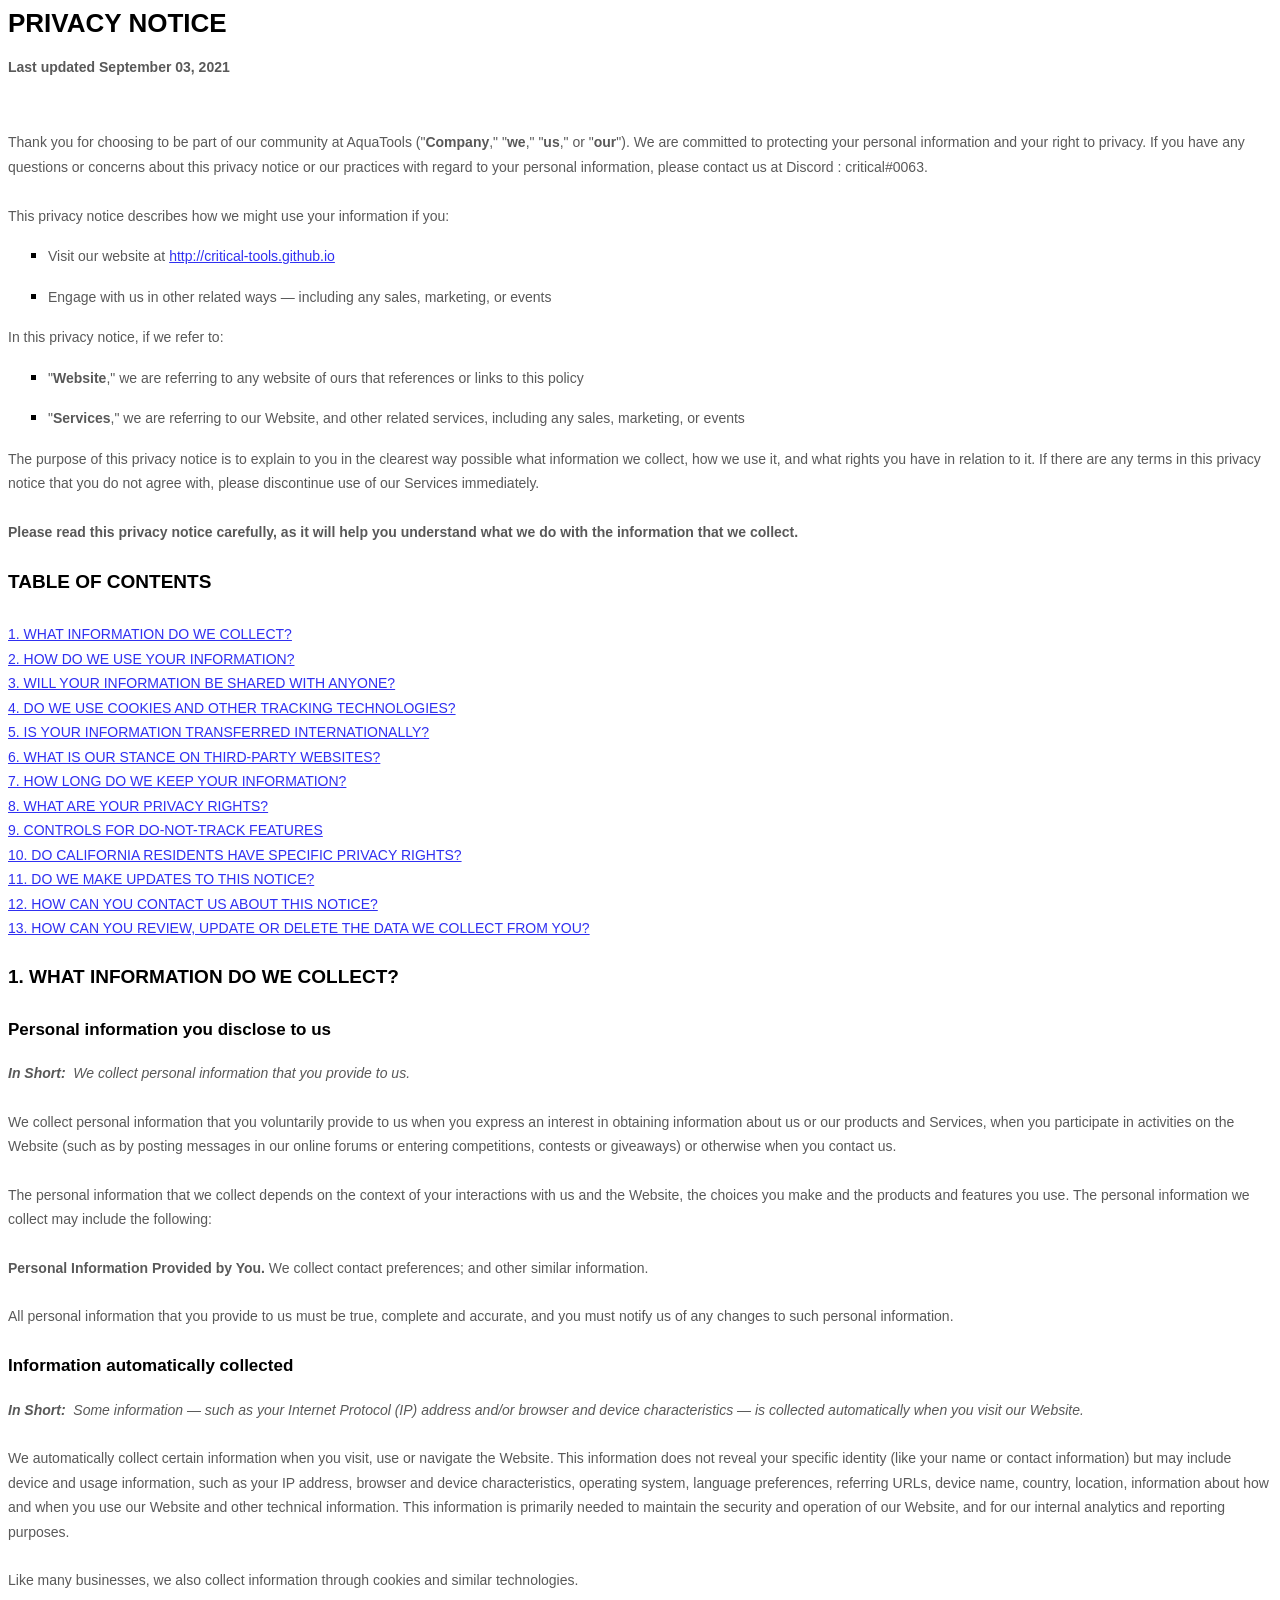
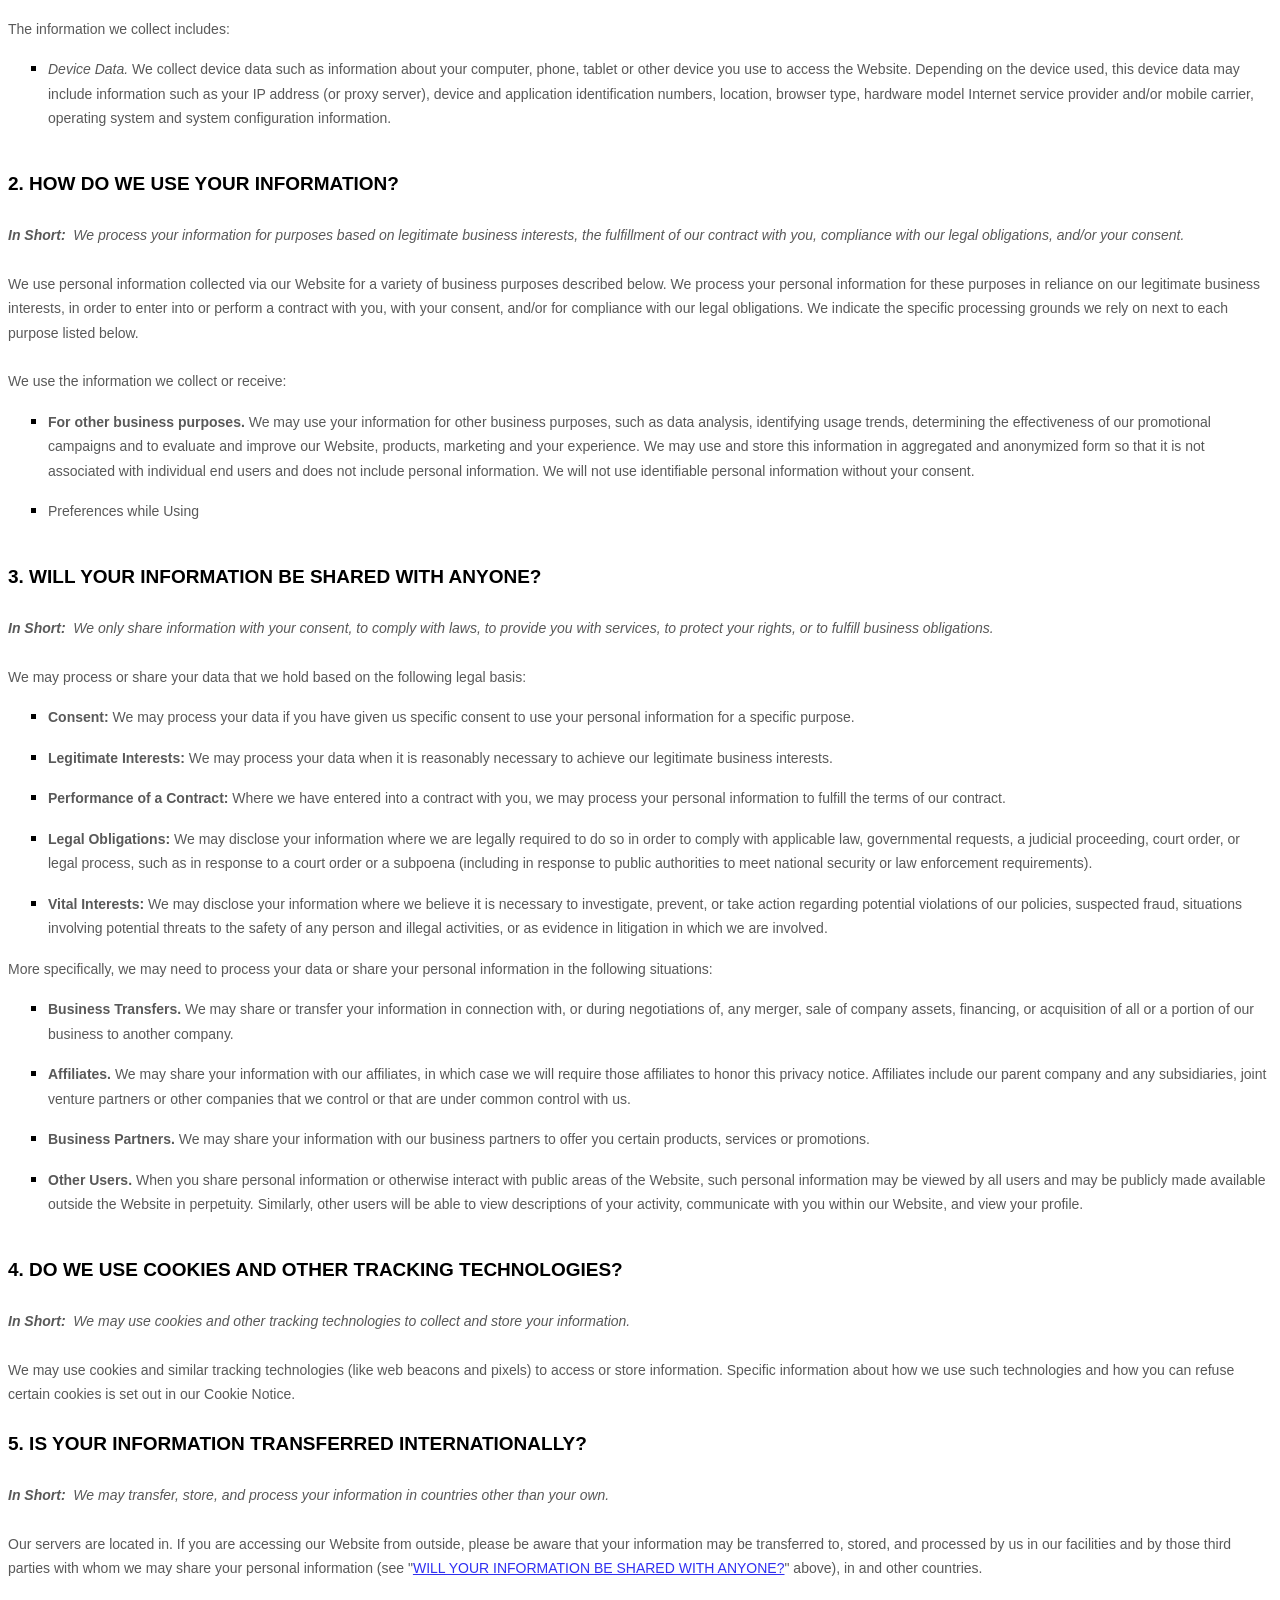
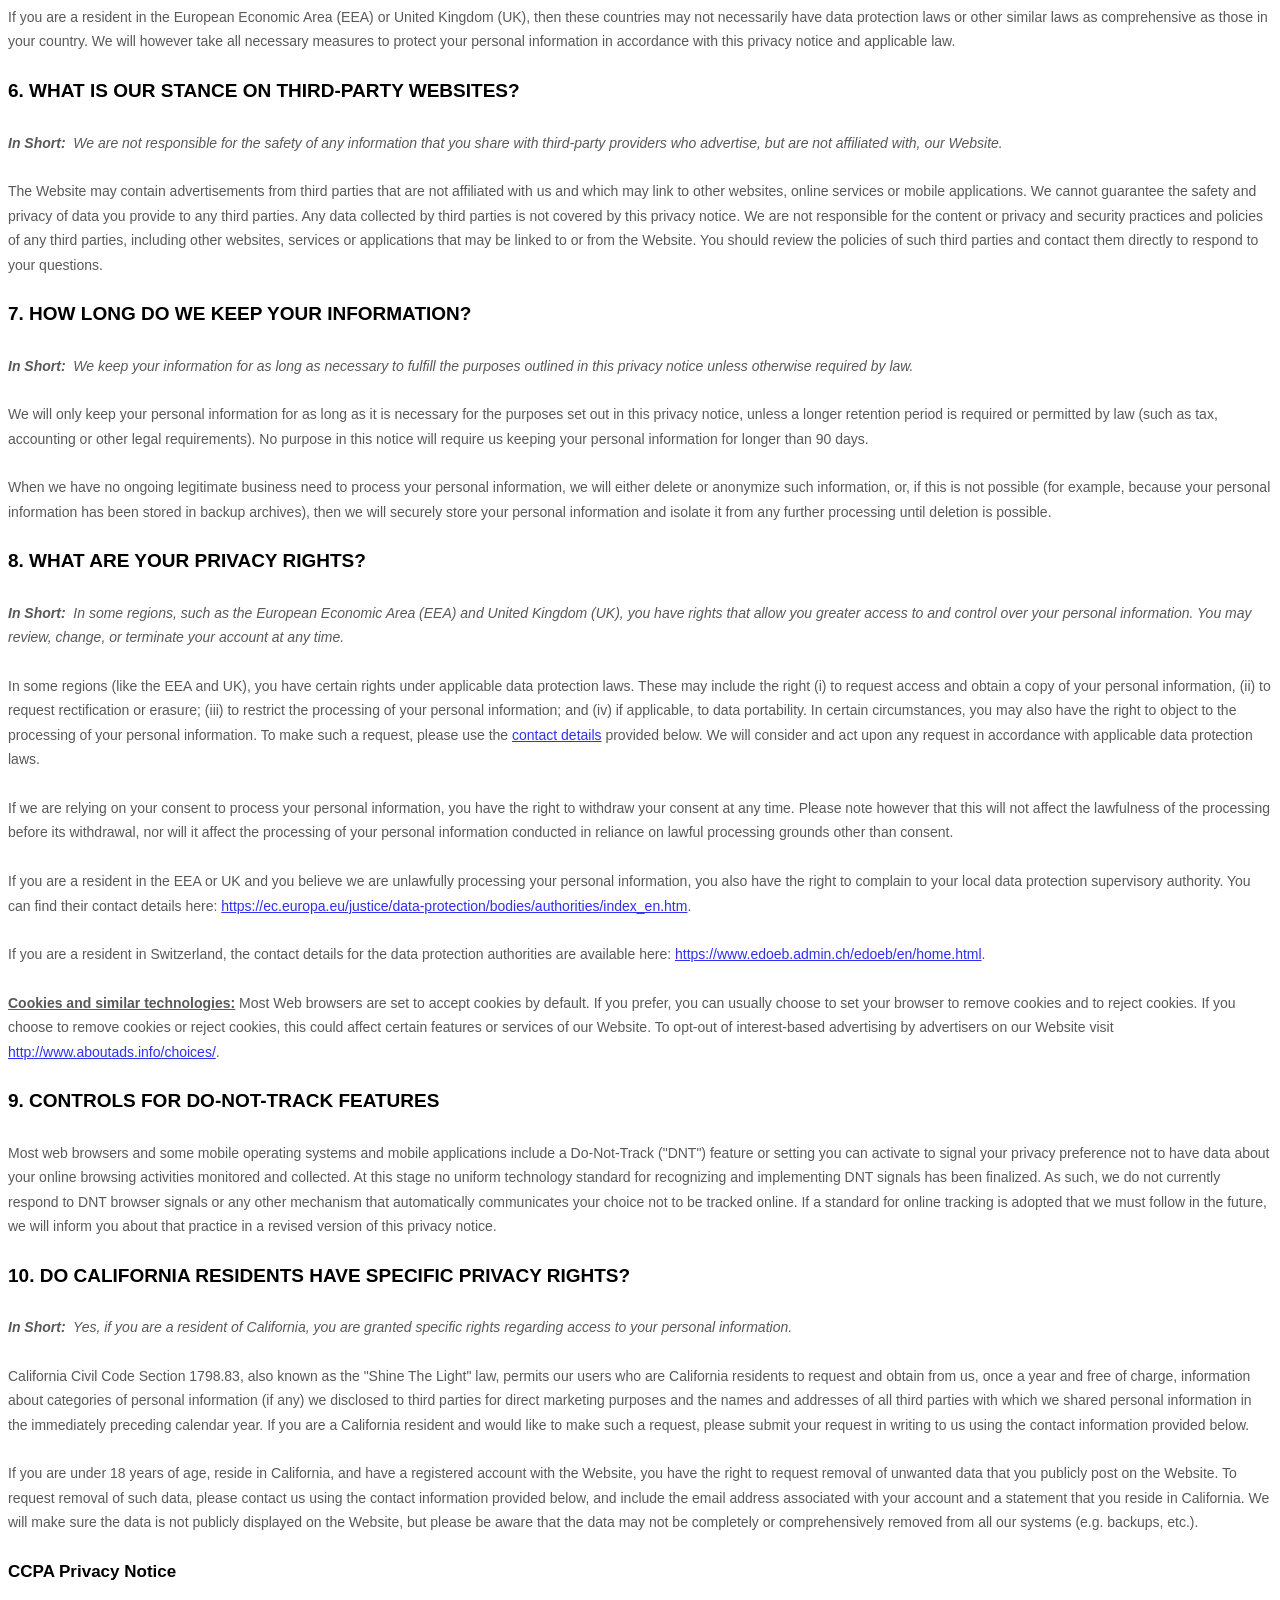
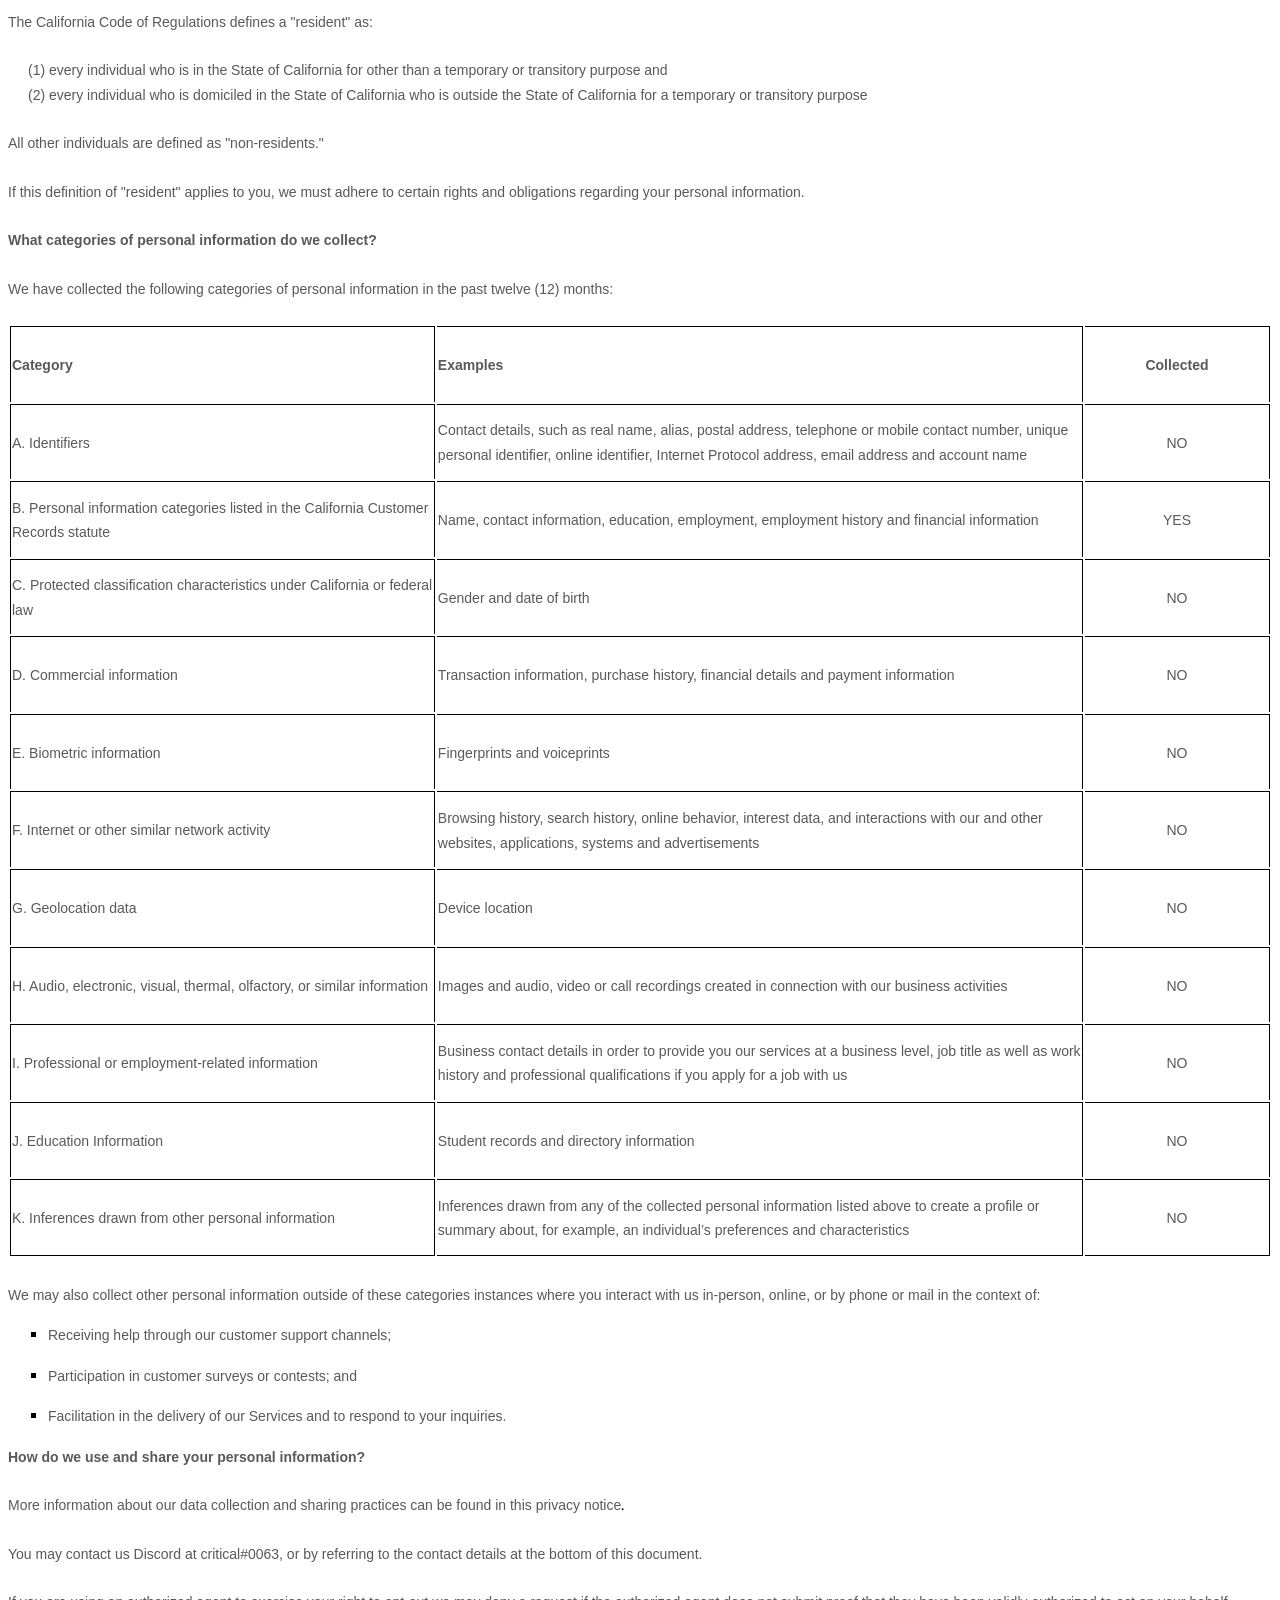
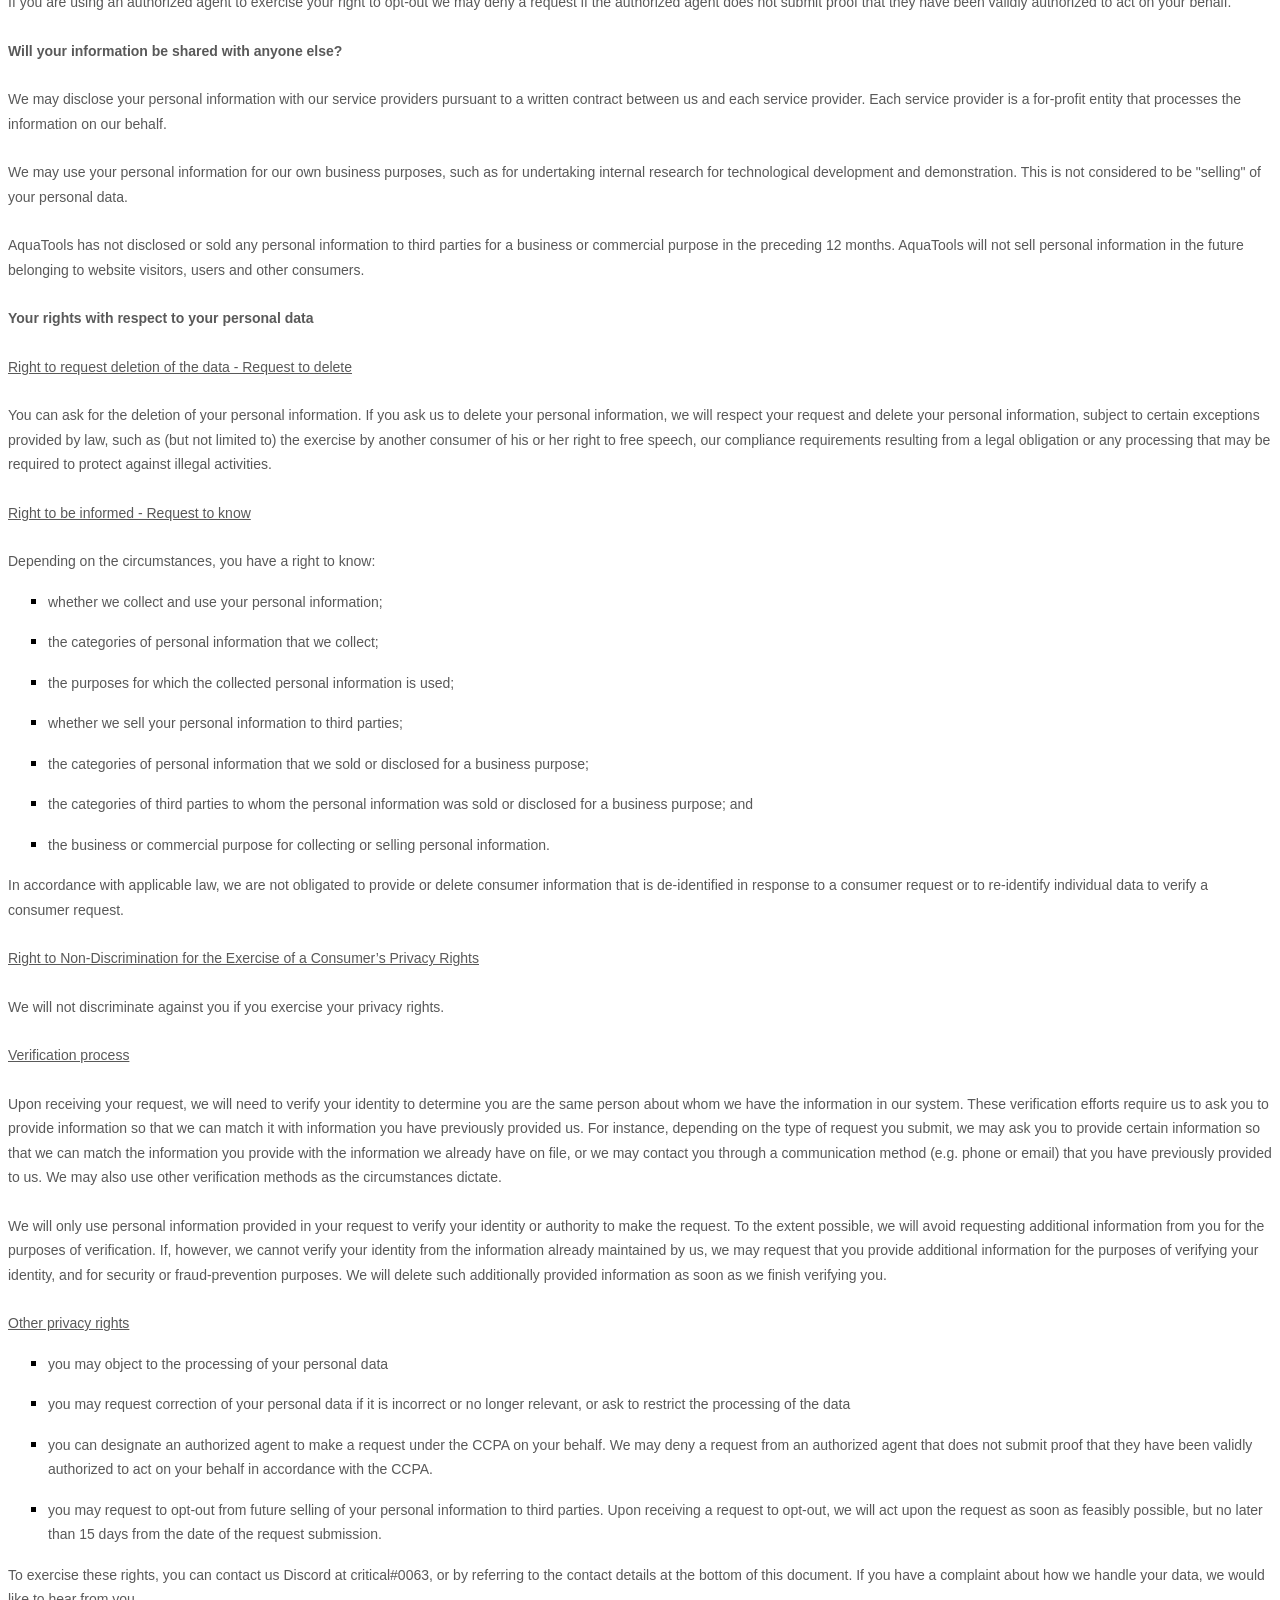
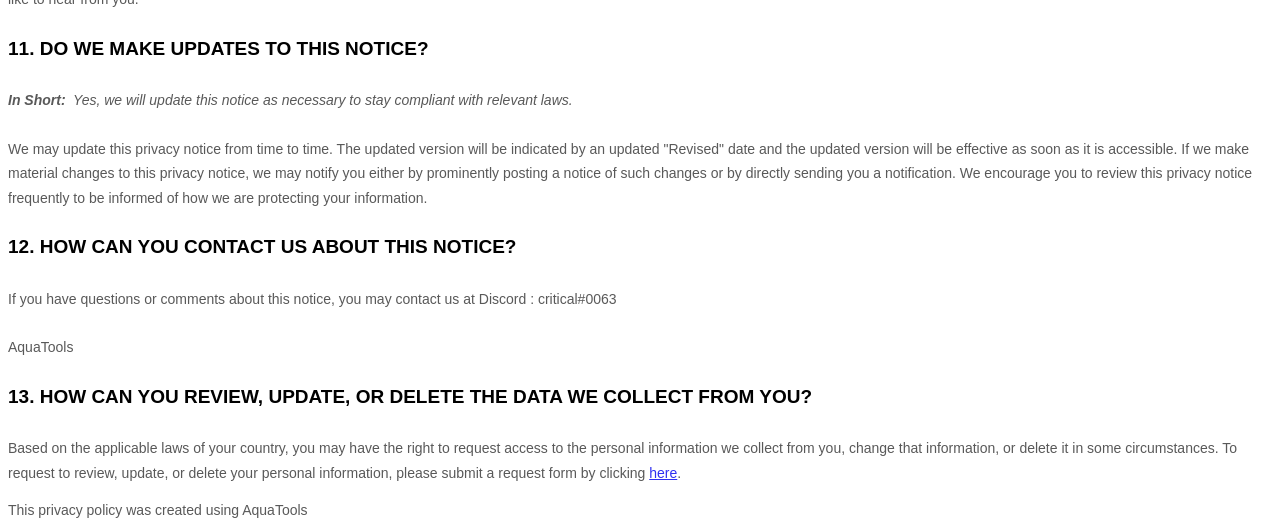
<file: privacy.html>
<!DOCTYPE html>
<head>
  <title>AquaFn Privacy Policy</title>
</head>
<body style="font-family: 'Asap', sans-serif;">
<link rel="preconnect" href="https://fonts.googleapis.com"> 
<link rel="preconnect" href="https://fonts.gstatic.com" crossorigin> 
<link href="https://fonts.googleapis.com/css2?family=Karla:wght@300&display=swap" rel="stylesheet">
<link href="https://fonts.googleapis.com/css2?family=Asap&family=Karla:wght@300&display=swap" rel="stylesheet">
<style>
  [data-custom-class='body'], [data-custom-class='body'] * {
          background: transparent !important;
        }
[data-custom-class='title'], [data-custom-class='title'] * {
          font-family: Arial !important;
font-size: 26px !important;
color: #000000 !important;
        }
[data-custom-class='subtitle'], [data-custom-class='subtitle'] * {
          font-family: Arial !important;
color: #595959 !important;
font-size: 14px !important;
        }
[data-custom-class='heading_1'], [data-custom-class='heading_1'] * {
          font-family: Arial !important;
font-size: 19px !important;
color: #000000 !important;
        }
[data-custom-class='heading_2'], [data-custom-class='heading_2'] * {
          font-family: Arial !important;
font-size: 17px !important;
color: #000000 !important;
        }
[data-custom-class='body_text'], [data-custom-class='body_text'] * {
          color: #595959 !important;
font-size: 14px !important;
font-family: Arial !important;
        }
[data-custom-class='link'], [data-custom-class='link'] * {
          color: #3030F1 !important;
font-size: 14px !important;
font-family: Arial !important;
word-break: break-word !important;
        }
</style>

      <div data-custom-class="body">
      <div>
        <strong>
          <span style="font-size: 26px;" style="font-family: 'Asap', sans-serif;">
            <span data-custom-class="title">PRIVACY NOTICE</span></span></strong></div><div><br></div><div><span style="color: rgb(127, 127, 127);"><strong><span style="font-size: 15px;"><span data-custom-class="subtitle">Last updated <bdt class="question">September 03, 2021</bdt></span></span></strong></span></div><div><br></div><div><br></div><div><br></div><div style="line-height: 1.5;"><span style="color: rgb(127, 127, 127);"><span style="color: rgb(89, 89, 89); font-size: 15px;"><span data-custom-class="body_text">Thank you for choosing to be part of our community at <bdt class="question">AquaTools</bdt><span style="color: rgb(89, 89, 89);"><span data-custom-class="body_text"><bdt class="block-component"></bdt></span></span> ("<span style="color: rgb(89, 89, 89);"><span data-custom-class="body_text"><bdt class="block-component"></bdt></span></span><strong>Company</strong></span><span style="color: rgb(127, 127, 127);"><span style="color: rgb(89, 89, 89);"><span data-custom-class="body_text"><span style="color: rgb(89, 89, 89);"><span data-custom-class="body_text"><bdt class="statement-end-if-in-editor"><span data-custom-class="body_text"></span></bdt></span></span></span></span></span><span data-custom-class="body_text">," "<strong>we</strong>," "<strong>us</strong>," or "<strong>our</strong>"). We are committed to protecting your personal information and your right to privacy. If you have any questions or concerns about this privacy notice or our practices with regard to your personal information, please contact us at <bdt class="question">Discord : critical#0063</bdt>.</span></span></span></div><div style="line-height: 1.5;"><span style="font-size: 15px;"><br></span></div><div style="line-height: 1.5;"><span style="font-size: 15px;"><span style="color: rgb(127, 127, 127);"><span data-custom-class="body_text">This privacy notice describes how we might use your information if you:</span></span></span><span style="font-size: 15px;"><span style="color: rgb(127, 127, 127);"><span data-custom-class="body_text"><span style="color: rgb(89, 89, 89);"><span data-custom-class="body_text"><bdt class="block-component"></bdt></span></span></span></span></span></div><ul><li style="line-height: 1.5;"><span style="font-size: 15px; color: rgb(89, 89, 89);"><span style="font-size: 15px; color: rgb(89, 89, 89);"><span data-custom-class="body_text">Visit our website<bdt class="block-component"></bdt> at <bdt class="question"><a href="https://critical-tools.github.io" target="_blank" data-custom-class="link">http://critical-tools.github.io</a></bdt><span style="font-size: 15px;"><span style="color: rgb(89, 89, 89);"><span data-custom-class="body_text"><span style="font-size: 15px;"><span style="color: rgb(89, 89, 89);"><bdt class="statement-end-if-in-editor"></bdt></span></span></span></span></span></span></span></span></li></ul><div><bdt class="block-component"><span style="font-size: 15px;"><span style="font-size: 15px;"><span style="color: rgb(127, 127, 127);"><span data-custom-class="body_text"><span style="color: rgb(89, 89, 89);"><span data-custom-class="body_text"><bdt class="block-component"></bdt></span></span></span></span></span></span></span></span></li></ul><div><bdt class="block-component"><span style="font-size: 15px;"><span style="font-size: 15px;"><span style="color: rgb(127, 127, 127);"><span data-custom-class="body_text"><span style="color: rgb(89, 89, 89);"><span data-custom-class="body_text"><bdt class="block-component"></bdt></span></span></span></span></span></span></span></span></li></ul><div style="line-height: 1.5;"><span style="font-size: 15px;"><span style="color: rgb(127, 127, 127);"><span data-custom-class="body_text"><span style="color: rgb(89, 89, 89);"><span data-custom-class="body_text"><bdt class="block-component"></bdt></span></span></span></span></span></div><ul><li style="line-height: 1.5;"><span style="font-size: 15px; color: rgb(89, 89, 89);"><span style="font-size: 15px; color: rgb(89, 89, 89);"><span data-custom-class="body_text">Engage with us in other related ways ― including any sales, marketing, or events<span style="font-size: 15px;"><span style="color: rgb(89, 89, 89);"><span data-custom-class="body_text"><span style="font-size: 15px;"><span style="color: rgb(89, 89, 89);"><bdt class="statement-end-if-in-editor"></bdt></span></span></span></span></span></span></span></span></li></ul><div style="line-height: 1.5;"><span style="font-size: 15px;"><span style="color: rgb(127, 127, 127);"><span data-custom-class="body_text">In this privacy notice, if we refer to:</span></span></span><span style="font-size: 15px;"><span style="color: rgb(127, 127, 127);"><span data-custom-class="body_text"><span style="color: rgb(89, 89, 89);"><span data-custom-class="body_text"><bdt class="block-component"></bdt></span></span></span></span></span></div><ul><li style="line-height: 1.5;"><span style="font-size: 15px; color: rgb(89, 89, 89);"><span style="font-size: 15px; color: rgb(89, 89, 89);"><span data-custom-class="body_text">"<strong>Website</strong>," we are referring to any website of ours that references or links to this policy<span style="font-size: 15px;"><span style="color: rgb(89, 89, 89);"><span data-custom-class="body_text"><span style="font-size: 15px;"><span style="color: rgb(89, 89, 89);"><bdt class="statement-end-if-in-editor"></bdt></span></span></span></span></span></span></span></span></li></ul><div><bdt class="block-component"><span style="font-size: 15px;"><span style="font-size: 15px;"><span style="color: rgb(127, 127, 127);"><span data-custom-class="body_text"><span style="color: rgb(89, 89, 89);"><span data-custom-class="body_text"><bdt class="block-component"></bdt></span></span></span></span></span></span></span></span></li></ul><div><bdt class="block-component"><span style="font-size: 15px;"><span style="font-size: 15px;"><span style="color: rgb(127, 127, 127);"><span data-custom-class="body_text"><span style="color: rgb(89, 89, 89);"><span data-custom-class="body_text"><bdt class="block-component"></bdt></span></span></span></span></span></span></bdt></div><ul><li style="line-height: 1.5;"><span style="font-size: 15px; color: rgb(89, 89, 89);"><span style="font-size: 15px; color: rgb(89, 89, 89);"><span data-custom-class="body_text">"<strong>Services</strong>," we are referring to our<span style="font-size: 15px;"><span style="color: rgb(127, 127, 127);"><span data-custom-class="body_text"><span style="color: rgb(89, 89, 89);"><span data-custom-class="body_text"><bdt class="block-component"></bdt></span></span></span></span></span> Website,<span style="font-size: 15px; color: rgb(89, 89, 89);"><span style="font-size: 15px; color: rgb(89, 89, 89);"><span data-custom-class="body_text"><span style="font-size: 15px;"><span style="color: rgb(89, 89, 89);"><span data-custom-class="body_text"><span style="font-size: 15px;"><span style="color: rgb(89, 89, 89);"><bdt class="statement-end-if-in-editor"><bdt class="block-component"></bdt></bdt></span></span></span></span></span></span></span></span></span></span></span><span style="font-size: 15px;"><span style="color: rgb(127, 127, 127);"><span data-custom-class="body_text"> and other related services, including any sales, marketing, or events<span style="font-size: 15px; color: rgb(89, 89, 89);"><span style="font-size: 15px; color: rgb(89, 89, 89);"><span data-custom-class="body_text"><span style="font-size: 15px;"><span style="color: rgb(89, 89, 89);"><span data-custom-class="body_text"><span style="font-size: 15px;"><span style="color: rgb(89, 89, 89);"><bdt class="statement-end-if-in-editor"></bdt></span></span></span></span></span></span></span></span></span></span></span></span></span></span></li></ul><div style="line-height: 1.5;"><span style="font-size: 15px;"><span style="color: rgb(127, 127, 127);"><span data-custom-class="body_text">The purpose of this privacy notice is to explain to you in the clearest way possible what information we collect, how we use it, and what rights you have in relation to it. If there are any terms in this privacy notice that you do not agree with, please discontinue use of our Services immediately.</span></span></span></div><div style="line-height: 1.5;"><span style="font-size: 15px;"><br></span></div><div style="line-height: 1.5;"><span style="font-size: 15px;"><span style="color: rgb(127, 127, 127);"><span style="color: rgb(89, 89, 89);"><span data-custom-class="body_text"><strong>Please read this privacy notice carefully, as it will help you understand what we do with the information that we collect.</strong></span></span></span></span></div><div style="line-height: 1.5;"><span style="font-size: 15px;"><br></span></div><div style="line-height: 1.5;"><span style="font-size: 15px;"><span style="color: rgb(127, 127, 127);"><span style="color: rgb(0, 0, 0);"><strong><span data-custom-class="heading_1">TABLE OF CONTENTS</span></strong></span></span></span></div><div style="line-height: 1.5;"><span style="font-size: 15px;"><br></span></div><div style="line-height: 1.5;"><span style="font-size: 15px;"><a data-custom-class="link" href="#infocollect"><span style="color: rgb(89, 89, 89);">1. WHAT INFORMATION DO WE COLLECT?</span></a><span style="color: rgb(127, 127, 127);"><span style="color: rgb(89, 89, 89);"><span data-custom-class="body_text"><span style="color: rgb(89, 89, 89);"><bdt class="block-component"></bdt></span></span></span></span></span></div><div style="line-height: 1.5;"><span style="font-size: 15px;"><a data-custom-class="link" href="#infouse"><span style="color: rgb(89, 89, 89);">2. HOW DO WE USE YOUR INFORMATION?</span></a><span style="color: rgb(127, 127, 127);"><span style="color: rgb(89, 89, 89);"><span data-custom-class="body_text"><span style="color: rgb(89, 89, 89);"><span style="color: rgb(89, 89, 89);"><bdt class="statement-end-if-in-editor"></bdt></span></span></span></span></span></span></div><div style="line-height: 1.5;"><span style="font-size: 15px;"><span style="color: rgb(89, 89, 89);"><a data-custom-class="link" href="#infoshare">3. WILL YOUR INFORMATION BE SHARED WITH ANYONE?</a></span><span style="color: rgb(127, 127, 127);"><span style="color: rgb(89, 89, 89);"><span data-custom-class="body_text"><span style="color: rgb(89, 89, 89);"><bdt class="block-component"></bdt></span><bdt class="block-component"></bdt></span></span></span></span></span></div><div style="line-height: 1.5;"><span style="font-size: 15px;"><a data-custom-class="link" href="#cookies"><span style="color: rgb(89, 89, 89);">4. DO WE USE COOKIES AND OTHER TRACKING TECHNOLOGIES?</span></a><span style="color: rgb(127, 127, 127);"><span style="color: rgb(89, 89, 89);"><span data-custom-class="body_text"><span style="color: rgb(89, 89, 89);"><bdt class="statement-end-if-in-editor"></bdt></span></span></span></span></span><span style="font-size: 15px;"><span style="color: rgb(127, 127, 127);"><span style="color: rgb(89, 89, 89);"><span data-custom-class="body_text"><span style="color: rgb(89, 89, 89);"><span style="color: rgb(89, 89, 89);"><span style="color: rgb(89, 89, 89);"><bdt class="block-component"></bdt></span></span><bdt class="block-component"></bdt></span></span></span></span></span></div><div style="line-height: 1.5;"><span style="font-size: 15px;"><a data-custom-class="link" href="#intltransfers"><span style="color: rgb(89, 89, 89);">5. IS YOUR INFORMATION TRANSFERRED INTERNATIONALLY?</span></a><span style="color: rgb(127, 127, 127);"><span style="color: rgb(89, 89, 89);"><span data-custom-class="body_text"><span style="color: rgb(89, 89, 89);"><bdt class="statement-end-if-in-editor"></bdt><bdt class="block-component"></bdt></span></span></span></span></span></div><div style="line-height: 1.5;"><span style="font-size: 15px;"><a data-custom-class="link" href="#3pwebsites"><span style="color: rgb(89, 89, 89);">6. WHAT IS OUR STANCE ON THIRD-PARTY WEBSITES?</span></a><span style="color: rgb(127, 127, 127);"><span style="color: rgb(89, 89, 89);"><span data-custom-class="body_text"><span style="color: rgb(89, 89, 89);"><bdt class="statement-end-if-in-editor"></bdt></span></span></span></span></span></div><div style="line-height: 1.5;"><span style="font-size: 15px;"><a data-custom-class="link" href="#inforetain"><span style="color: rgb(89, 89, 89);">7. HOW LONG DO WE KEEP YOUR INFORMATION?</span></a><span style="color: rgb(127, 127, 127);"><span style="color: rgb(89, 89, 89);"><span data-custom-class="body_text"><span style="color: rgb(89, 89, 89);"><span style="color: rgb(89, 89, 89);"><bdt class="block-component"></bdt><bdt class="block-component"></bdt></span></span></span></span></span></div><div style="line-height: 1.5;"><span style="font-size: 15px;"><span style="color: rgb(89, 89, 89);"><a data-custom-class="link" href="#privacyrights">8. WHAT ARE YOUR PRIVACY RIGHTS?</a></span></span></div><div style="line-height: 1.5;"><span style="font-size: 15px;"><a data-custom-class="link" href="#DNT"><span style="color: rgb(89, 89, 89);">9. CONTROLS FOR DO-NOT-TRACK FEATURES</span></a></span></div><div style="line-height: 1.5;"><span style="font-size: 15px;"><a data-custom-class="link" href="#caresidents"><span style="color: rgb(89, 89, 89);">10. DO CALIFORNIA RESIDENTS HAVE SPECIFIC PRIVACY RIGHTS?</span></a></span></div><div style="line-height: 1.5;"><span style="font-size: 15px;"><a data-custom-class="link" href="#policyupdates"><span style="color: rgb(89, 89, 89);">11. DO WE MAKE UPDATES TO THIS NOTICE?</span></a></span></div><div style="line-height: 1.5;"><a data-custom-class="link" href="#contact"><span style="color: rgb(89, 89, 89); font-size: 15px;">12. HOW CAN YOU CONTACT US ABOUT THIS NOTICE?</span></a></div><div style="line-height: 1.5;"><a data-custom-class="link" href="#request"><span style="color: rgb(89, 89, 89);">13. HOW CAN YOU REVIEW, UPDATE OR DELETE THE DATA WE COLLECT FROM YOU?</span></a></div><div style="line-height: 1.5;"><br></div><div id="infocollect" style="line-height: 1.5;"><span style="color: rgb(127, 127, 127);"><span style="color: rgb(89, 89, 89); font-size: 15px;"><span style="font-size: 15px; color: rgb(89, 89, 89);"><span style="font-size: 15px; color: rgb(89, 89, 89);"><span id="control" style="color: rgb(0, 0, 0);"><strong><span data-custom-class="heading_1">1. WHAT INFORMATION DO WE COLLECT?</span></strong><span data-custom-class="heading_1"><bdt class="block-component"><span data-custom-class="body_text"></span></bdt></span></span></span></span></span></span></div><div style="line-height: 1.5;"><span data-custom-class="heading_2" style="color: rgb(0, 0, 0);"><span style="font-size: 15px;"><strong><u><br></u></strong><strong>Personal information you disclose to us</strong></span></span></div><div><div><br></div><div style="line-height: 1.5;"><span style="color: rgb(127, 127, 127);"><span style="color: rgb(89, 89, 89); font-size: 15px;"><span data-custom-class="body_text"><span style="font-size: 15px; color: rgb(89, 89, 89);"><span style="font-size: 15px; color: rgb(89, 89, 89);"><span data-custom-class="body_text"><strong><em>In Short: </em></strong></span></span></span></span><span data-custom-class="body_text"><span style="font-size: 15px; color: rgb(89, 89, 89);"><span style="font-size: 15px; color: rgb(89, 89, 89);"><span data-custom-class="body_text"><strong><em> </em></strong><em>We collect personal information that you provide to us.</em></span></span></span></span></span></span></div></div><div style="line-height: 1.5;"><br></div><div style="line-height: 1.5;"><span style="font-size: 15px; color: rgb(89, 89, 89);"><span style="font-size: 15px; color: rgb(89, 89, 89);"><span data-custom-class="body_text">We collect personal information that you voluntarily provide to us when you <span style="font-size: 15px;"><bdt class="block-component"></bdt></span></span><span data-custom-class="body_text">express an interest in obtaining information about us or our products and Services, when you participate in activities on the <span style="font-size: 15px;"><bdt class="block-component"></bdt>Website<bdt class="statement-end-if-in-editor"></bdt><bdt class="block-component"></bdt><bdt class="block-component"></bdt></span><bdt class="block-component"></bdt> (such as by posting messages in our online forums or entering competitions, contests or giveaways)<bdt class="statement-end-if-in-editor"></bdt></span></span><span data-custom-class="body_text"> or otherwise when you contact us.</span></span></span></div><div style="line-height: 1.5;"><br></div><div style="line-height: 1.5;"><span style="font-size: 15px; color: rgb(89, 89, 89);"><span style="font-size: 15px; color: rgb(89, 89, 89);"><span data-custom-class="body_text">The personal information that we collect depends on the context of your interactions with us and the <span style="font-size: 15px;"><span data-custom-class="body_text"><bdt class="block-component"></bdt>Website<bdt class="statement-end-if-in-editor"></bdt><bdt class="block-component"></bdt><bdt class="block-component"></bdt></span>, the choices you make and the products and features you use. The personal information we collect may include the following:<bdt class="block-component"></bdt></span></span></span></span></div><div style="line-height: 1.5;"><br></div><div style="line-height: 1.5;"><span style="font-size: 15px; color: rgb(89, 89, 89);"><span style="font-size: 15px; color: rgb(89, 89, 89);"><span data-custom-class="body_text"><strong>Personal Information Provided by You.</strong> We collect <span style="font-size: 15px;"><span data-custom-class="body_text"><bdt class="forloop-component"></bdt><bdt class="question">contact preferences</bdt>; </span><span data-custom-class="body_text"><bdt class="forloop-component"></bdt>and other similar information.</span><span data-custom-class="body_text"><bdt class="statement-end-if-in-editor"></bdt><bdt class="block-component"><bdt class="block-component"></bdt></bdt></span></span></span></span></div><div style="line-height: 1.5;"><br></div><div style="line-height: 1.5;"><span style="font-size: 15px; color: rgb(89, 89, 89);"><span style="font-size: 15px; color: rgb(89, 89, 89);"><span data-custom-class="body_text">All personal information that you provide to us must be true, complete and accurate, and you must notify us of any changes to such personal information.<span style="font-size: 15px;"><bdt class="statement-end-if-in-editor"><bdt class="statement-end-if-in-editor"></bdt></bdt></span><bdt class="block-component"></bdt></span></span></span></div><div style="line-height: 1.5;"><span data-custom-class="heading_2" style="color: rgb(0, 0, 0);"><span style="font-size: 15px;"><strong><u><br></u></strong><strong>Information automatically collected</strong></span></span></div><div><div><br></div><div style="line-height: 1.5;"><span style="color: rgb(127, 127, 127);"><span style="color: rgb(89, 89, 89); font-size: 15px;"><span data-custom-class="body_text"><span style="font-size: 15px; color: rgb(89, 89, 89);"><span style="font-size: 15px; color: rgb(89, 89, 89);"><span data-custom-class="body_text"><strong><em>In Short: </em></strong></span></span></span></span><span data-custom-class="body_text"><span style="font-size: 15px; color: rgb(89, 89, 89);"><span style="font-size: 15px; color: rgb(89, 89, 89);"><span data-custom-class="body_text"><strong><em> </em></strong><em>Some information — such as your Internet Protocol (IP) address and/or browser and device characteristics — is collected automatically when you visit our <span data-custom-class="body_text"><em><span data-custom-class="body_text"><span style="font-size: 15px;"><span data-custom-class="body_text"><bdt class="block-component"></bdt>Website<bdt class="statement-end-if-in-editor"></bdt><bdt class="block-component"></bdt><bdt class="block-component"></bdt></span></span></span></em></span>.</em></span></span></span></span></span></span></div></div><div style="line-height: 1.5;"><br></div><div style="line-height: 1.5;"><span style="font-size: 15px; color: rgb(89, 89, 89);"><span style="font-size: 15px; color: rgb(89, 89, 89);"><span data-custom-class="body_text">We automatically collect certain information when you visit, use or navigate the <span style="font-size: 15px;"><span data-custom-class="body_text"><bdt class="block-component"></bdt>Website<bdt class="statement-end-if-in-editor"></bdt><bdt class="block-component"></bdt><bdt class="block-component"></bdt></span></span>. This information does not reveal your specific identity (like your name or contact information) but may include device and usage information, such as your IP address, browser and device characteristics, operating system, language preferences, referring URLs, device name, country, location, information about how and when you use our <span style="font-size: 15px;"><span data-custom-class="body_text"><bdt class="block-component"></bdt>Website<bdt class="statement-end-if-in-editor"></bdt><bdt class="block-component"></bdt><bdt class="block-component"></bdt></span></span> and other technical information. This information is primarily needed to maintain the security and operation of our <span style="font-size: 15px;"><span data-custom-class="body_text"><bdt class="block-component"></bdt>Website<bdt class="statement-end-if-in-editor"></bdt><bdt class="block-component"></bdt><bdt class="block-component"></bdt></span></span>, and for our internal analytics and reporting purposes.<bdt class="block-component"></bdt></span></span></span></div><div style="line-height: 1.5;"><br></div><div style="line-height: 1.5;"><span style="font-size: 15px; color: rgb(89, 89, 89);"><span style="font-size: 15px; color: rgb(89, 89, 89);"><span data-custom-class="body_text">Like many businesses, we also collect information through cookies and similar technologies. <bdt class="block-component"></bdt><bdt class="block-component"></bdt><bdt class="statement-end-if-in-editor"><span data-custom-class="body_text"></span></bdt><bdt class="block-component"></bdt></span></span></span></div><div style="line-height: 1.5;"><br></div><div style="line-height: 1.5;"><span style="font-size: 15px; color: rgb(89, 89, 89);"><span style="font-size: 15px; color: rgb(89, 89, 89);"><span data-custom-class="body_text">The information we collect includes:<bdt class="block-component"></bdt></span></span></span></span></span></span></span></span></li></ul><div><bdt class="block-component"><span style="font-size: 15px;"></span></bdt></div><ul><li style="line-height: 1.5;"><span style="font-size: 15px; color: rgb(89, 89, 89);"><span style="font-size: 15px; color: rgb(89, 89, 89);"><span data-custom-class="body_text"><em>Device Data.</em> We collect device data such as information about your computer, phone, tablet or other device you use to access the <span style="font-size: 15px;"><span data-custom-class="body_text"><bdt class="block-component"></bdt>Website<bdt class="statement-end-if-in-editor"></bdt><bdt class="block-component"></bdt><bdt class="block-component"></bdt></span></span>. Depending on the device used, this device data may include information such as your IP address (or proxy server), device and application identification numbers, location, browser type, hardware model Internet service provider and/or mobile carrier, operating system and system configuration information.<span style="font-size: 15px;"><span style="color: rgb(89, 89, 89);"><span data-custom-class="body_text"><span style="font-size: 15px;"><span style="color: rgb(89, 89, 89);"><bdt class="statement-end-if-in-editor"></bdt></span></span></span></span></span></span></span></span></li></ul><div><bdt class="block-component"><span style="font-size: 15px;"></bdt></span></span></span></span></span></span></span></span></li></ul><div><bdt class="block-component"><span style="font-size: 15px;"></bdt></bdt><bdt class="statement-end-if-in-editor"></bdt><span data-custom-class="body_text"><span style="font-size: 15px;"><bdt class="statement-end-if-in-editor"><bdt class="statement-end-if-in-editor"><span style="font-size: 15px;"><span data-custom-class="body_text"><span style="font-size: 15px;"><span data-custom-class="body_text"><bdt class="statement-end-if-in-editor"><bdt class="statement-end-if-in-editor"><bdt class="block-component"></bdt></bdt></span></span></span></span><span style="color: rgb(89, 89, 89); font-size: 15px;"><span data-custom-class="body_text"><span style="color: rgb(89, 89, 89); font-size: 15px;"><span data-custom-class="body_text"><bdt class="statement-end-if-in-editor"><bdt class="block-component"></bdt></bdt></span></span></span></span></bdt></span></span><bdt class="block-component"></bdt></span></span></span></span></span></span></div><div style="line-height: 1.5;"><br></div><div id="infouse" style="line-height: 1.5;"><span style="color: rgb(127, 127, 127);"><span style="color: rgb(89, 89, 89); font-size: 15px;"><span style="font-size: 15px; color: rgb(89, 89, 89);"><span style="font-size: 15px; color: rgb(89, 89, 89);"><span id="control" style="color: rgb(0, 0, 0);"><strong><span data-custom-class="heading_1">2. HOW DO WE USE YOUR INFORMATION?</span></strong></span></span></span></span></span></div><div><div style="line-height: 1.5;"><br></div><div style="line-height: 1.5;"><span style="color: rgb(127, 127, 127);"><span style="color: rgb(89, 89, 89); font-size: 15px;"><span data-custom-class="body_text"><span style="font-size: 15px; color: rgb(89, 89, 89);"><span style="font-size: 15px; color: rgb(89, 89, 89);"><span data-custom-class="body_text"><strong><em>In Short:  </em></strong><em>We process your information for purposes based on legitimate business interests, the fulfillment of our contract with you, compliance with our legal obligations, and/or your consent.</em></span></span></span></span></span></span></div></div><div style="line-height: 1.5;"><br></div><div style="line-height: 1.5;"><span style="font-size: 15px; color: rgb(89, 89, 89);"><span style="font-size: 15px; color: rgb(89, 89, 89);"><span data-custom-class="body_text">We use personal information collected via our <span style="font-size: 15px;"><span data-custom-class="body_text"><bdt class="block-component"></bdt>Website<bdt class="statement-end-if-in-editor"></bdt><bdt class="block-component"></bdt><bdt class="block-component"></bdt></span></span> for a variety of business purposes described below. We process your personal information for these purposes in reliance on our legitimate business interests, in order to enter into or perform a contract with you, with your consent, and/or for compliance with our legal obligations. We indicate the specific processing grounds we rely on next to each purpose listed below.<bdt class="block-component"></bdt></span></span></span></div><div style="line-height: 1.5;"><br></div><div style="line-height: 1.5;"><span style="font-size: 15px; color: rgb(89, 89, 89);"><span style="font-size: 15px; color: rgb(89, 89, 89);"><span data-custom-class="body_text">We use the information we collect or receive:<bdt class="block-component"></bdt></span></span></span></span></span></span></span></span></span></span></span></span></bdt></span></span></span></span></span></span></span></span></span></span></span></span></li></ul><div><span style="font-size: 15px; color: rgb(89, 89, 89);"><span style="font-size: 15px; color: rgb(89, 89, 89);"><span data-custom-class="body_text"><bdt class="block-component"></bdt></span></span></span></span></span></span></span></span></span></span></span></span></span></span></span></li></ul><div><span style="font-size: 15px; color: rgb(89, 89, 89);"><span style="font-size: 15px; color: rgb(89, 89, 89);"><span data-custom-class="body_text"><bdt class="block-component"></bdt></span></span></span></span></span></span></span></span></span></span></span></span></span></span></span></span></span></span></span></span></span></li></ul><div><span style="font-size: 15px; color: rgb(89, 89, 89);"><span style="font-size: 15px; color: rgb(89, 89, 89);"><span data-custom-class="body_text"><bdt class="block-component"></bdt></span></span></span></span></span></span></span></span></span></span></span></span></li></ul><div><span style="font-size: 15px; color: rgb(89, 89, 89);"><span style="font-size: 15px; color: rgb(89, 89, 89);"><span data-custom-class="body_text"><bdt class="block-component"></bdt></span></span></span></li></ul><div><bdt class="block-component"></bdt></span></span></span></span></span></span></li></ul><div><bdt class="block-component"></bdt></span></span></span></span></span></span></span></span></span></li></ul><div><bdt class="block-component"></bdt></span></span></span></span></span></span></span></span></span></strong></span></span></span></li></ul><div><bdt class="block-component"></bdt></span></span></span></span></span></span></span></span></span></span></span></li></ul><p style="font-size: 15px;"><bdt class="block-component"></bdt></span></span></span></span></span></span></span></span></span></span></span></li></ul><p style="font-size: 15px;"><bdt class="block-component"></bdt></span></span></span></span></span></span></span></span></span></span></span></li></ul><p style="font-size: 15px;"><bdt class="block-component"></bdt></span></span></span></span></span></span></span></span></span></span></span></li></ul><p style="font-size: 15px;"><bdt class="block-component"></bdt></span></span></span></span></span></span></span></span></span></span></span></li></ul><div><bdt class="block-component"><span style="font-size: 15px;"></bdt></span></span></span></span></span></span></span></span></span></span></span></span></li></ul><div><bdt class="block-component"><span style="font-size: 15px;"></bdt></span></span></span></li></ul><div><bdt class="block-component"><span style="font-size: 15px;"></span></bdt></div><ul><li style="line-height: 1.5;"><span style="font-size: 15px; color: rgb(89, 89, 89);"><span style="font-size: 15px; color: rgb(89, 89, 89);"><span data-custom-class="body_text"><strong>For other business purposes.</strong></span><span data-custom-class="body_text"> We may use your information for other business purposes, such as data analysis, identifying usage trends, determining the effectiveness of our promotional campaigns and to evaluate and improve our <span style="color: rgb(89, 89, 89);"><span data-custom-class="body_text"><span style="color: rgb(89, 89, 89);"><span data-custom-class="body_text"><bdt class="block-component"></bdt>Website<bdt class="statement-end-if-in-editor"></bdt><bdt class="block-component"></bdt><bdt class="block-component"></bdt></span></span></span></span>, products, marketing and your experience. We may use and store this information in aggregated and anonymized form so that it is not associated with individual end users and does not include personal information. We will not use identifiable personal information without your consent.<bdt class="statement-end-if-in-editor"></bdt></span></span></span></li></ul><div><span style="font-size: 15px;"><bdt class="block-component"></bdt><bdt class="forloop-component"></bdt></span></div><ul><li style="line-height: 1.5;"><span style="font-size: 15px;"><bdt class="question"><span data-custom-class="body_text">Preferences while Using</span></bdt></span></li></ul><div><span style="font-size: 15px;"><bdt class="question"><span data-custom-class="body_text"><span style="font-size: 15px;"><bdt class="forloop-component"></bdt></span></span></bdt><bdt class="statement-end-if-in-editor"></bdt></span><bdt class="statement-end-if-in-editor"><span style="font-size: 15px;"></span></bdt></div><div style="line-height: 1.5;"><br></div><div id="infoshare" style="line-height: 1.5;"><span style="color: rgb(127, 127, 127);"><span style="color: rgb(89, 89, 89); font-size: 15px;"><span style="font-size: 15px; color: rgb(89, 89, 89);"><span style="font-size: 15px; color: rgb(89, 89, 89);"><span id="control" style="color: rgb(0, 0, 0);"><strong><span data-custom-class="heading_1">3. WILL YOUR INFORMATION BE SHARED WITH ANYONE?</span></strong></span></span></span></span></span></div><div style="line-height: 1.5;"><br></div><div style="line-height: 1.5;"><span style="font-size: 15px; color: rgb(89, 89, 89);"><span style="font-size: 15px; color: rgb(89, 89, 89);"><span data-custom-class="body_text"><strong><em>In Short:</em></strong><em>  We only share information with your consent, to comply with laws, to provide you with services, to protect your rights, or to fulfill business obligations.</em></span></span></span></div><div style="line-height: 1.5;"><br></div><div style="line-height: 1.5;"><span style="font-size: 15px; color: rgb(89, 89, 89);"><span style="font-size: 15px; color: rgb(89, 89, 89);"><span data-custom-class="body_text">We may process or share your data that we hold based on the following legal basis:<bdt class="block-component"></bdt></span></span></span></div><ul><li style="line-height: 1.5;"><span style="font-size: 15px; color: rgb(89, 89, 89);"><span style="font-size: 15px; color: rgb(89, 89, 89);"><span data-custom-class="body_text"><strong>Consent:</strong> We may process your data if you have given us specific consent to use your personal information for a specific purpose.<span style="font-size: 15px; color: rgb(89, 89, 89);"><span style="font-size: 15px; color: rgb(89, 89, 89);"><span data-custom-class="body_text"><bdt class="statement-end-if-in-editor"></bdt></span></span></span></span></span></span></li></ul><div><span style="font-size: 15px; color: rgb(89, 89, 89);"><span style="font-size: 15px; color: rgb(89, 89, 89);"><span data-custom-class="body_text"><span style="font-size: 15px; color: rgb(89, 89, 89);"><span style="font-size: 15px; color: rgb(89, 89, 89);"><span data-custom-class="body_text"><bdt class="statement-end-if-in-editor"><span style="font-size: 15px; color: rgb(89, 89, 89);"><span style="font-size: 15px; color: rgb(89, 89, 89);"><span data-custom-class="body_text"><bdt class="block-component"></bdt></span></span></span></bdt></span></span></span></span></span></span></div><ul><li style="line-height: 1.5;"><span style="font-size: 15px; color: rgb(89, 89, 89);"><span style="font-size: 15px; color: rgb(89, 89, 89);"><span data-custom-class="body_text"><strong>Legitimate Interests:</strong> We may process your data when it is reasonably necessary to achieve our legitimate business interests.<span style="font-size: 15px; color: rgb(89, 89, 89);"><span style="font-size: 15px; color: rgb(89, 89, 89);"><span data-custom-class="body_text"><span style="font-size: 15px; color: rgb(89, 89, 89);"><span style="font-size: 15px; color: rgb(89, 89, 89);"><span data-custom-class="body_text"><bdt class="statement-end-if-in-editor"></bdt></span></span></span></span></span></span></span></span></span></li></ul><div><span style="font-size: 15px; color: rgb(89, 89, 89);"><span style="font-size: 15px; color: rgb(89, 89, 89);"><span data-custom-class="body_text"><span style="font-size: 15px; color: rgb(89, 89, 89);"><span style="font-size: 15px; color: rgb(89, 89, 89);"><span data-custom-class="body_text"><bdt class="block-component"></bdt></span></span></span></span></span></span></div><ul><li style="line-height: 1.5;"><span style="font-size: 15px; color: rgb(89, 89, 89);"><span style="font-size: 15px; color: rgb(89, 89, 89);"><span data-custom-class="body_text"><strong>Performance of a Contract:</strong> Where we have entered into a contract with you, we may process your personal information to fulfill the terms of our contract.<span style="font-size: 15px; color: rgb(89, 89, 89);"><span style="font-size: 15px; color: rgb(89, 89, 89);"><span data-custom-class="body_text"><span style="font-size: 15px; color: rgb(89, 89, 89);"><span style="font-size: 15px; color: rgb(89, 89, 89);"><span data-custom-class="body_text"><bdt class="statement-end-if-in-editor"></bdt></span></span></span></span></span></span></span></span></span></li></ul><div><span style="font-size: 15px; color: rgb(89, 89, 89);"><span style="font-size: 15px; color: rgb(89, 89, 89);"><span data-custom-class="body_text"><span style="font-size: 15px; color: rgb(89, 89, 89);"><span style="font-size: 15px; color: rgb(89, 89, 89);"><span data-custom-class="body_text"><bdt class="block-component"></bdt></span></span></span></span></span></span></div><ul><li style="line-height: 1.5;"><span style="font-size: 15px; color: rgb(89, 89, 89);"><span style="font-size: 15px; color: rgb(89, 89, 89);"><span data-custom-class="body_text"><strong>Legal Obligations:</strong> We may disclose your information where we are legally required to do so in order to comply with applicable law, governmental requests, a judicial proceeding, court order, or legal process, such as in response to a court order or a subpoena (including in response to public authorities to meet national security or law enforcement requirements).<span style="font-size: 15px; color: rgb(89, 89, 89);"><span style="font-size: 15px; color: rgb(89, 89, 89);"><span data-custom-class="body_text"><span style="font-size: 15px; color: rgb(89, 89, 89);"><span style="font-size: 15px; color: rgb(89, 89, 89);"><span data-custom-class="body_text"><bdt class="statement-end-if-in-editor"></bdt></span></span></span></span></span></span></span></span></span></li></ul><div><span style="font-size: 15px; color: rgb(89, 89, 89);"><span style="font-size: 15px; color: rgb(89, 89, 89);"><span data-custom-class="body_text"><span style="font-size: 15px; color: rgb(89, 89, 89);"><span style="font-size: 15px; color: rgb(89, 89, 89);"><span data-custom-class="body_text"><bdt class="block-component"></bdt></span></span></span></span></span></span></div><ul><li style="line-height: 1.5;"><span style="font-size: 15px; color: rgb(89, 89, 89);"><span style="font-size: 15px; color: rgb(89, 89, 89);"><span data-custom-class="body_text"><strong>Vital Interests:</strong> We may disclose your information where we believe it is necessary to investigate, prevent, or take action regarding potential violations of our policies, suspected fraud, situations involving potential threats to the safety of any person and illegal activities, or as evidence in litigation in which we are involved.<span style="font-size: 15px; color: rgb(89, 89, 89);"><span style="font-size: 15px; color: rgb(89, 89, 89);"><span data-custom-class="body_text"><span style="font-size: 15px; color: rgb(89, 89, 89);"><span style="font-size: 15px; color: rgb(89, 89, 89);"><span data-custom-class="body_text"><bdt class="statement-end-if-in-editor"></bdt></span></span></span></span></span></span></span></span></span></li></ul><div style="line-height: 1.5;"><span style="font-size: 15px; color: rgb(89, 89, 89);"><span style="font-size: 15px; color: rgb(89, 89, 89);"><span data-custom-class="body_text">More specifically, we may need to process your data or share your personal information in the following situations:</span></span></span></div><ul><li style="line-height: 1.5;"><span style="font-size: 15px; color: rgb(89, 89, 89);"><span style="font-size: 15px; color: rgb(89, 89, 89);"><span data-custom-class="body_text"><strong>Business Transfers.</strong> We may share or transfer your information in connection with, or during negotiations of, any merger, sale of company assets, financing, or acquisition of all or a portion of our business to another company.</span></span></span></li></ul><div><span style="font-size: 15px; color: rgb(89, 89, 89);"><span style="font-size: 15px; color: rgb(89, 89, 89);"><span data-custom-class="body_text"><span style="font-size: 15px; color: rgb(89, 89, 89);"><span style="font-size: 15px; color: rgb(89, 89, 89);"><span data-custom-class="body_text"><bdt class="block-component"></bdt></span></span></span></span></span></span></span></span></span></li></ul><div><span style="font-size: 15px;"><span style="color: rgb(89, 89, 89);"><span data-custom-class="body_text"><bdt class="block-component"></bdt></span></span></span></span></span></span></span></span></li></ul><div><span style="font-size: 15px;"><span style="color: rgb(89, 89, 89);"><span data-custom-class="body_text"><bdt class="block-component"></bdt></span></span></span></span></span></bdt></span></span></span></span></span></span></span></span></li></ul><div><span style="font-size: 15px;"><span style="color: rgb(89, 89, 89);"><span style="font-size: 15px;"><span style="color: rgb(89, 89, 89);"><span data-custom-class="body_text"><bdt class="block-component"></bdt></span></span></span></span></span></div><ul><li style="line-height: 1.5;"><span style="font-size: 15px; color: rgb(89, 89, 89);"><span style="font-size: 15px; color: rgb(89, 89, 89);"><span data-custom-class="body_text"><strong>Affiliates.</strong> We may share your information with our affiliates, in which case we will require those affiliates to honor this privacy notice. Affiliates include our parent company and any subsidiaries, joint venture partners or other companies that we control or that are under common control with us.<span style="font-size: 15px;"><span style="color: rgb(89, 89, 89);"><span data-custom-class="body_text"><span style="font-size: 15px;"><span style="color: rgb(89, 89, 89);"><bdt class="statement-end-if-in-editor"></bdt></span></span></span></span></span></span></span></span></li></ul><div><span style="font-size: 15px;"><span style="color: rgb(89, 89, 89);"><span data-custom-class="body_text"><bdt class="block-component"></bdt></span></span></span></div><ul><li style="line-height: 1.5;"><span style="font-size: 15px; color: rgb(89, 89, 89);"><span style="font-size: 15px; color: rgb(89, 89, 89);"><span data-custom-class="body_text"><strong>Business Partners. </strong>We may share your information with our business partners to offer you certain products, services or promotions.</span></span></span><span style="font-size: 15px;"><span style="color: rgb(89, 89, 89);"><span data-custom-class="body_text"><span style="font-size: 15px;"><span style="color: rgb(89, 89, 89);"><bdt class="statement-end-if-in-editor"></bdt></span></span></span></span></span></li></ul><div><span style="font-size: 15px;"><span style="color: rgb(89, 89, 89);"><span data-custom-class="body_text"><bdt class="block-component"></bdt></span></span></span></div><ul><li style="line-height: 1.5;"><span style="font-size: 15px; color: rgb(89, 89, 89);"><span style="font-size: 15px; color: rgb(89, 89, 89);"><span data-custom-class="body_text"><strong>Other Users. </strong>When you share personal information <span style="font-size: 15px;"><span style="color: rgb(89, 89, 89);"><span data-custom-class="body_text"><bdt class="block-component"></bdt></span></span></span>or otherwise interact with public areas of the <span style="font-size: 15px;"><span style="color: rgb(89, 89, 89);"><span data-custom-class="body_text"><span style="font-size: 15px;"><span style="color: rgb(89, 89, 89);"><span data-custom-class="body_text"><bdt class="block-component"></bdt>Website<bdt class="statement-end-if-in-editor"></bdt><bdt class="block-component"></bdt><bdt class="block-component"></bdt></span></span></span></span></span></span>, such personal information may be viewed by all users and may be publicly made available outside the <span style="font-size: 15px;"><span style="color: rgb(89, 89, 89);"><span data-custom-class="body_text"><span style="font-size: 15px;"><span style="color: rgb(89, 89, 89);"><span data-custom-class="body_text"><bdt class="block-component"></bdt>Website<bdt class="statement-end-if-in-editor"></bdt><bdt class="block-component"></bdt><bdt class="block-component"></bdt></span></span></span></span></span></span> in perpetuity. <span style="font-size: 15px;"><span style="color: rgb(89, 89, 89);"><span data-custom-class="body_text"><bdt class="block-component"></bdt></span></span></span>Similarly, other users will be able to view descriptions of your activity, communicate with you within our <span style="font-size: 15px;"><span style="color: rgb(89, 89, 89);"><span data-custom-class="body_text"><span style="font-size: 15px;"><span style="color: rgb(89, 89, 89);"><span data-custom-class="body_text"><bdt class="block-component"></bdt>Website<bdt class="statement-end-if-in-editor"></bdt><bdt class="block-component"></bdt><bdt class="block-component"></bdt></span></span></span></span></span></span>, and view your profile.<span style="font-size: 15px;"><span style="color: rgb(89, 89, 89);"><span data-custom-class="body_text"><span style="font-size: 15px;"><span style="color: rgb(89, 89, 89);"><bdt class="statement-end-if-in-editor"></bdt></span></span></span></span></span></span></span></span></li></ul><div><span style="font-size: 15px;"><span style="color: rgb(89, 89, 89);"><span style="font-size: 15px;"><span data-custom-class="body_text"><bdt class="block-component"></bdt></span></span></span></span></span></span></span></span></span></span></span></span></li></ul><div style="line-height: 1.5;"><span style="color: rgb(89, 89, 89);"><bdt class="block-component"></bdt></span></div><div><span style="color: rgb(89, 89, 89); font-size: 15px;"><span style="font-size: 15px;"><span style="color: rgb(89, 89, 89);"><span style="font-size: 15px;"><span style="color: rgb(89, 89, 89);"><bdt class="block-component"><span data-custom-class="heading_1"></span></bdt></span></span></span></span></span></div><div style="line-height: 1.5;"><br></div><div id="cookies" style="line-height: 1.5;"><span style="color: rgb(127, 127, 127);"><span style="color: rgb(89, 89, 89); font-size: 15px;"><span style="font-size: 15px; color: rgb(89, 89, 89);"><span style="font-size: 15px; color: rgb(89, 89, 89);"><span id="control" style="color: rgb(0, 0, 0);"><strong><span data-custom-class="heading_1">4. DO WE USE COOKIES AND OTHER TRACKING TECHNOLOGIES?</span></strong></span></span></span></span></span></div><div style="line-height: 1.5;"><br></div><div style="line-height: 1.5;"><span style="font-size: 15px; color: rgb(89, 89, 89);"><span style="font-size: 15px; color: rgb(89, 89, 89);"><span data-custom-class="body_text"><strong><em>In Short: </em></strong><em> We may use cookies and other tracking technologies to collect and store your information.</em></span></span></span></div><div style="line-height: 1.5;"><br></div><div style="line-height: 1.5;"><span style="font-size: 15px; color: rgb(89, 89, 89);"><span style="font-size: 15px; color: rgb(89, 89, 89);"><span data-custom-class="body_text">We may use cookies and similar tracking technologies (like web beacons and pixels) to access or store information. Specific information about how we use such technologies and how you can refuse certain cookies is set out in our Cookie Notice<span style="color: rgb(89, 89, 89); font-size: 15px;"><span data-custom-class="body_text"><bdt class="block-component"></bdt>.</span><span style="color: rgb(89, 89, 89); font-size: 15px;"><span style="font-size: 15px;"><span style="color: rgb(89, 89, 89);"><span style="font-size: 15px;"><span style="color: rgb(89, 89, 89);"><span data-custom-class="body_text"><bdt class="statement-end-if-in-editor"></bdt></span></span></span></span></span></span></span></span></span></span><span style="font-size: 15px; color: rgb(89, 89, 89);"><span style="font-size: 15px; color: rgb(89, 89, 89);"><span data-custom-class="body_text"><span style="color: rgb(89, 89, 89); font-size: 15px;"><span style="color: rgb(89, 89, 89); font-size: 15px;"><span style="color: rgb(89, 89, 89); font-size: 15px;"><span style="font-size: 15px;"><span style="color: rgb(89, 89, 89);"><span style="font-size: 15px;"><span style="color: rgb(89, 89, 89);"><span data-custom-class="body_text"><bdt class="block-component"></bdt></span><bdt class="block-component"><span data-custom-class="body_text"><bdt class="block-component"></bdt></span></bdt></span></span></span></span></span></span></span></span></span></span></span></div><div style="line-height: 1.5;"><br></div><div id="intltransfers" style="line-height: 1.5;"><span style="color: rgb(127, 127, 127);"><span style="color: rgb(89, 89, 89); font-size: 15px;"><span style="font-size: 15px; color: rgb(89, 89, 89);"><span style="font-size: 15px; color: rgb(89, 89, 89);"><span id="control" style="color: rgb(0, 0, 0);"><strong><span data-custom-class="heading_1">5. IS YOUR INFORMATION TRANSFERRED INTERNATIONALLY?</span></strong> </span> </span> </span> </span> </span></div><div style="line-height: 1.5;"><br></div><div style="line-height: 1.5;"><span style="font-size: 15px; color: rgb(89, 89, 89);"><span style="font-size: 15px; color: rgb(89, 89, 89);"><span data-custom-class="body_text"><strong><em>In Short:  </em></strong><em>We may transfer, store, and process your information in countries other than your own.</em></span></span></span></div><div style="line-height: 1.5;"><br></div><div style="line-height: 1.5;"><span style="font-size: 15px; color: rgb(89, 89, 89);"><span style="font-size: 15px; color: rgb(89, 89, 89);"><span data-custom-class="body_text">Our servers are located in<span style="font-size: 15px;"><span style="color: rgb(89, 89, 89);"><span data-custom-class="body_text"><bdt class="forloop-component"></bdt></span></span></span><span style="font-size: 15px; color: rgb(89, 89, 89);"><span style="font-size: 15px; color: rgb(89, 89, 89);"><span data-custom-class="body_text">. If you are accessing our </span></span></span><span style="font-size: 15px;"><span style="color: rgb(89, 89, 89);"><span data-custom-class="body_text"><span style="color: rgb(89, 89, 89); font-size: 15px;"><span data-custom-class="body_text"><span style="font-size: 15px;"><span style="color: rgb(89, 89, 89);"><span data-custom-class="body_text"><span style="font-size: 15px;"><span style="color: rgb(89, 89, 89);"><span data-custom-class="body_text"><bdt class="block-component"></bdt>Website<bdt class="statement-end-if-in-editor"></bdt><bdt class="block-component"></bdt><bdt class="block-component"></bdt></span></span></span></span></span></span></span></span></span></span></span><span style="font-size: 15px; color: rgb(89, 89, 89);"><span style="font-size: 15px; color: rgb(89, 89, 89);"><span data-custom-class="body_text"> from outside</span></span></span><span style="font-size: 15px; color: rgb(89, 89, 89);"><span style="font-size: 15px; color: rgb(89, 89, 89);"><span data-custom-class="body_text"><span style="font-size: 15px;"><span style="color: rgb(89, 89, 89);"><span data-custom-class="body_text"><bdt class="forloop-component"></bdt></span></span></span></span></span></span><span style="font-size: 15px; color: rgb(89, 89, 89);"><span style="font-size: 15px; color: rgb(89, 89, 89);"><span data-custom-class="body_text">, please be aware that your information may be transferred to, stored, and processed by us in our facilities and by those third parties with whom we may share your personal information (see "</span></span></span><a data-custom-class="link" href="#infoshare"><span style="font-size: 15px;"><span style="color: rgb(89, 89, 89);">WILL YOUR INFORMATION BE SHARED WITH ANYONE?</span></span></a><span style="font-size: 15px; color: rgb(89, 89, 89);"><span style="font-size: 15px; color: rgb(89, 89, 89);"><span data-custom-class="body_text">" above), in</span></span></span><span style="font-size: 15px;"><span style="color: rgb(89, 89, 89);"><span data-custom-class="body_text"><bdt class="forloop-component"></bdt></span></span></span><span style="font-size: 15px; color: rgb(89, 89, 89);"><span style="font-size: 15px; color: rgb(89, 89, 89);"><span data-custom-class="body_text"> and other countries.</span></span></span></span></span></span></div><div style="line-height: 1.5;"><br></div><div style="line-height: 1.5;"><span style="font-size: 15px; color: rgb(89, 89, 89);"><span style="font-size: 15px; color: rgb(89, 89, 89);"><span data-custom-class="body_text">If you are a resident in the European Economic Area (EEA) or United Kingdom (UK), then these countries may not necessarily have data protection laws or other similar laws as comprehensive as those in your country. We will however take all necessary measures to protect your personal information in accordance with this privacy notice and applicable law.<span style="font-size: 15px;"><span style="color: rgb(89, 89, 89);"><span data-custom-class="body_text"><bdt class="block-component"></bdt></span></span></span></span></span></span></span></span></span><span style="font-size: 15px;"><span style="color: rgb(89, 89, 89);"><span data-custom-class="body_text"><bdt class="block-component"></bdt></span></span></span></span></span></span></span><span style="font-size: 15px; color: rgb(89, 89, 89);"><span style="font-size: 15px; color: rgb(89, 89, 89);"><span data-custom-class="body_text"><span style="font-size: 15px;"><span style="color: rgb(89, 89, 89);"><span data-custom-class="body_text"><bdt class="block-component"></bdt></span></span></span></span></span><span style="font-size: 15px; color: rgb(89, 89, 89);"><span style="font-size: 15px; color: rgb(89, 89, 89);"><span data-custom-class="body_text"><span style="color: rgb(89, 89, 89); font-size: 15px;"><span style="color: rgb(89, 89, 89); font-size: 15px;"><span style="color: rgb(89, 89, 89); font-size: 15px;"><span style="color: rgb(89, 89, 89); font-size: 15px;"><span style="color: rgb(89, 89, 89); font-size: 15px;"><span style="font-size: 15px;"><span style="color: rgb(89, 89, 89);"><span style="font-size: 15px;"><span style="color: rgb(89, 89, 89);"><span data-custom-class="body_text"><bdt class="statement-end-if-in-editor"><span style="color: rgb(89, 89, 89); font-size: 15px;"><span style="color: rgb(89, 89, 89); font-size: 15px;"><span style="color: rgb(89, 89, 89); font-size: 15px;"><span style="color: rgb(89, 89, 89); font-size: 15px;"><span style="color: rgb(89, 89, 89); font-size: 15px;"><span style="font-size: 15px;"><span style="color: rgb(89, 89, 89);"><span style="font-size: 15px;"><span style="color: rgb(89, 89, 89);"><span data-custom-class="body_text"><bdt class="block-component"></bdt></span></span></span></span></span></span></span></span></span></span></bdt></span></span></span></span></span></span></span></span></span></span></span></span></span></div><div style="line-height: 1.5;"><span style="font-size: 15px; color: rgb(89, 89, 89);"><span style="font-size: 15px; color: rgb(89, 89, 89);"> </span></span></div><div><span id="3pwebsites" style="color: rgb(127, 127, 127);"><span style="color: rgb(89, 89, 89); font-size: 15px;"><span style="font-size: 15px; color: rgb(89, 89, 89);"><span style="font-size: 15px; color: rgb(89, 89, 89);"><span id="control" style="color: rgb(0, 0, 0);"><strong><span data-custom-class="heading_1">6. WHAT IS OUR STANCE ON THIRD-PARTY WEBSITES?</span></strong></span></span></span></span></span></div><div style="line-height: 1.5;"><br></div><div style="line-height: 1.5;"><span style="font-size: 15px; color: rgb(89, 89, 89);"><span style="font-size: 15px; color: rgb(89, 89, 89);"><span data-custom-class="body_text"><strong><em>In Short: </em></strong><em> We are not responsible for the safety of any information that you share with third-party providers who advertise, but are not affiliated with, our Website.</em></span></span></span></div><div style="line-height: 1.5;"><br></div><div style="line-height: 1.5;"><span style="font-size: 15px; color: rgb(89, 89, 89);"><span style="font-size: 15px; color: rgb(89, 89, 89);"><span data-custom-class="body_text">The <span style="color: rgb(89, 89, 89); font-size: 15px;"><span data-custom-class="body_text"><span style="font-size: 15px;"><span style="color: rgb(89, 89, 89);"><span data-custom-class="body_text"><span style="font-size: 15px;"><span style="color: rgb(89, 89, 89);"><span data-custom-class="body_text"><bdt class="block-component"></bdt>Website<bdt class="statement-end-if-in-editor"></bdt><bdt class="block-component"></bdt><bdt class="block-component"></bdt></span></span></span></span></span></span></span></span> may contain advertisements from third parties that are not affiliated with us and which may link to other websites, online services or mobile applications. We cannot guarantee the safety and privacy of data you provide to any third parties. Any data collected by third parties is not covered by this privacy notice. We are not responsible for the content or privacy and security practices and policies of any third parties, including other websites, services or applications that may be linked to or from the <span style="color: rgb(89, 89, 89); font-size: 15px;"><span data-custom-class="body_text"><span style="font-size: 15px;"><span style="color: rgb(89, 89, 89);"><span data-custom-class="body_text"><span style="font-size: 15px;"><span style="color: rgb(89, 89, 89);"><span data-custom-class="body_text"><bdt class="block-component"></bdt>Website<bdt class="statement-end-if-in-editor"></bdt><bdt class="block-component"></bdt><bdt class="block-component"></bdt></span></span></span></span></span></span></span></span>. You should review the policies of such third parties and contact them directly to respond to your questions.<span style="color: rgb(89, 89, 89); font-size: 15px;"><span style="color: rgb(89, 89, 89); font-size: 15px;"><span style="color: rgb(89, 89, 89); font-size: 15px;"><span style="color: rgb(89, 89, 89); font-size: 15px;"><span style="color: rgb(89, 89, 89); font-size: 15px;"><span style="color: rgb(89, 89, 89);"><span style="color: rgb(89, 89, 89);"><span style="color: rgb(89, 89, 89);"><bdt class="statement-end-if-in-editor"><span data-custom-class="body_text"></span></bdt></span></span></span></span></span></span></span></span></span></span></span></div><div style="line-height: 1.5;"><br></div><div id="inforetain" style="line-height: 1.5;"><span style="color: rgb(127, 127, 127);"><span style="color: rgb(89, 89, 89); font-size: 15px;"><span style="font-size: 15px; color: rgb(89, 89, 89);"><span style="font-size: 15px; color: rgb(89, 89, 89);"><span id="control" style="color: rgb(0, 0, 0);"><strong><span data-custom-class="heading_1">7. HOW LONG DO WE KEEP YOUR INFORMATION?</span></strong></span></span></span></span></span></div><div style="line-height: 1.5;"><br></div><div style="line-height: 1.5;"><span style="font-size: 15px; color: rgb(89, 89, 89);"><span style="font-size: 15px; color: rgb(89, 89, 89);"><span data-custom-class="body_text"><strong><em>In Short: </em></strong><em> We keep your information for as long as necessary to fulfill the purposes outlined in this privacy notice unless otherwise required by law.</em></span></span></span></div><div style="line-height: 1.5;"><br></div><div style="line-height: 1.5;"><span style="font-size: 15px; color: rgb(89, 89, 89);"><span style="font-size: 15px; color: rgb(89, 89, 89);"><span data-custom-class="body_text">We will only keep your personal information for as long as it is necessary for the purposes set out in this privacy notice, unless a longer retention period is required or permitted by law (such as tax, accounting or other legal requirements). No purpose in this notice will require us keeping your personal information for longer than <span style="font-size: 15px;"><span style="color: rgb(89, 89, 89);"><span data-custom-class="body_text"><bdt class="block-component"></bdt><bdt class="question">90 days</bdt><bdt class="statement-end-if-in-editor"></bdt></span></span></span>.</span></span></span></div><div style="line-height: 1.5;"><br></div><div style="line-height: 1.5;"><span style="font-size: 15px; color: rgb(89, 89, 89);"><span style="font-size: 15px; color: rgb(89, 89, 89);"><span data-custom-class="body_text">When we have no ongoing legitimate business need to process your personal information, we will either delete or anonymize such information, or, if this is not possible (for example, because your personal information has been stored in backup archives), then we will securely store your personal information and isolate it from any further processing until deletion is possible.<span style="color: rgb(89, 89, 89);"><bdt class="block-component"></bdt></span><span style="color: rgb(89, 89, 89); font-size: 15px;"><span data-custom-class="body_text"><bdt class="block-component"></bdt></span></span></span></span></span></span></div><div style="line-height: 1.5;"><br></div><div id="privacyrights" style="line-height: 1.5;"><span style="color: rgb(127, 127, 127);"><span style="color: rgb(89, 89, 89); font-size: 15px;"><span style="font-size: 15px; color: rgb(89, 89, 89);"><span style="font-size: 15px; color: rgb(89, 89, 89);"><span id="control" style="color: rgb(0, 0, 0);"><strong><span data-custom-class="heading_1">8. WHAT ARE YOUR PRIVACY RIGHTS?</span></strong></span></span></span></span></span></div><div style="line-height: 1.5;"><br></div><div style="line-height: 1.5;"><span style="font-size: 15px; color: rgb(89, 89, 89);"><span style="font-size: 15px; color: rgb(89, 89, 89);"><span data-custom-class="body_text"><strong><em>In Short:</em></strong><em>  <span style="color: rgb(89, 89, 89);"><span style="font-size: 15px;"><span data-custom-class="body_text"><em><bdt class="block-component"></bdt></em></span></span></span>In some regions, such as the European Economic Area (EEA) and United Kingdom (UK), you have rights that allow you greater access to and control over your personal information. <span style="color: rgb(89, 89, 89);"><span style="font-size: 15px;"><span data-custom-class="body_text"><em><bdt class="statement-end-if-in-editor"></bdt></em></span></span></span>You may review, change, or terminate your account at any time.</em><span style="color: rgb(89, 89, 89);"><span style="font-size: 15px;"><bdt class="block-component"></bdt></span></span></span></span></span></div><div style="line-height: 1.5;"><br></div><div style="line-height: 1.5;"><span style="font-size: 15px; color: rgb(89, 89, 89);"><span style="font-size: 15px; color: rgb(89, 89, 89);"><span data-custom-class="body_text">In some regions (like the EEA and UK), you have certain rights under applicable data protection laws. These may include the right (i) to request access and obtain a copy of your personal information, (ii) to request rectification or erasure; (iii) to restrict the processing of your personal information; and (iv) if applicable, to data portability. In certain circumstances, you may also have the right to object to the processing of your personal information. To make such a request, please use the <a data-custom-class="link" href="#contact"><span style="font-size: 15px;"><span style="color: rgb(48, 48, 241);">contact details</span></span></a> provided below. We will consider and act upon any request in accordance with applicable data protection laws.</span></span></span></div><div style="line-height: 1.5;"><br></div><div style="line-height: 1.5;"><span style="font-size: 15px; color: rgb(89, 89, 89);"><span style="font-size: 15px; color: rgb(89, 89, 89);"><span data-custom-class="body_text">If we are relying on your consent to process your personal information, you have the right to withdraw your consent at any time. Please note however that this will not affect the lawfulness of the processing before its withdrawal, nor will it affect the processing of your personal information conducted in reliance on lawful processing grounds other than consent.<span style="font-size: 15px;"><span style="color: rgb(89, 89, 89);"><span data-custom-class="body_text"><span style="color: rgb(89, 89, 89);"><span style="font-size: 15px;"><bdt class="statement-end-if-in-editor"></bdt></span></span></span></span></span></span></span></span></div><div style="line-height: 1.5;"><span style="font-size: 15px; color: rgb(89, 89, 89);"> </span></div><div style="line-height: 1.5;"><span style="font-size: 15px; color: rgb(89, 89, 89);"><span style="font-size: 15px; color: rgb(89, 89, 89);"><span data-custom-class="body_text">If you are a resident in the EEA or UK and you believe we are unlawfully processing your personal information, you also have the right to complain to your local data protection supervisory authority. You can find their contact details here: <span style="font-size: 15px;"><span style="color: rgb(89, 89, 89);"><span data-custom-class="body_text"><span style="color: rgb(48, 48, 241);"><span data-custom-class="body_text"><a data-custom-class="link" href="https://ec.europa.eu/justice/data-protection/bodies/authorities/index_en.htm" rel="noopener noreferrer" target="_blank"><span style="font-size: 15px;">https://ec.europa.eu/justice/data-protection/bodies/authorities/index_en.htm</span></a></span></span></span></span></span>.</span></span></span></div><div style="line-height: 1.5;"><br></div><div style="line-height: 1.5;"><span style="font-size: 15px; color: rgb(89, 89, 89);"><span style="font-size: 15px; color: rgb(89, 89, 89);"><span data-custom-class="body_text">If you are a resident in Switzerland, the contact details for the data protection authorities are available here: <span style="font-size: 15px;"><span style="color: rgb(89, 89, 89);"><span data-custom-class="body_text"><span style="color: rgb(48, 48, 241);"><span data-custom-class="body_text"><span style="font-size: 15px;"><a data-custom-class="link" href="https://www.edoeb.admin.ch/edoeb/en/home.html" rel="noopener noreferrer" target="_blank">https://www.edoeb.admin.ch/edoeb/en/home.html</a></span></span></span></span></span></span>.<bdt class="block-component"></bdt><bdt class="block-component"></bdt></span></span></span></span></span></span></span></span></span></span></div></div><div style="line-height: 1.5;"><br></div><div style="line-height: 1.5;"><span style="font-size: 15px; color: rgb(89, 89, 89);"><span style="font-size: 15px; color: rgb(89, 89, 89);"><span data-custom-class="body_text"><strong><u>Cookies and similar technologies:</u></strong> Most Web browsers are set to accept cookies by default. If you prefer, you can usually choose to set your browser to remove cookies and to reject cookies. If you choose to remove cookies or reject cookies, this could affect certain features or services of our <span style="font-size: 15px;"><span style="color: rgb(89, 89, 89);"><span data-custom-class="body_text"><span style="color: rgb(89, 89, 89); font-size: 15px;"><span data-custom-class="body_text"><span style="font-size: 15px;"><span style="color: rgb(89, 89, 89);"><span data-custom-class="body_text"><span style="font-size: 15px;"><span style="color: rgb(89, 89, 89);"><span data-custom-class="body_text"><bdt class="block-component"></bdt>Website<bdt class="statement-end-if-in-editor"></bdt><bdt class="block-component"></bdt><bdt class="block-component"></bdt></span></span></span></span></span></span></span></span></span></span></span>. To opt-out of interest-based advertising by advertisers on our <span style="font-size: 15px;"><span style="color: rgb(89, 89, 89);"><span data-custom-class="body_text"><span style="color: rgb(89, 89, 89); font-size: 15px;"><span data-custom-class="body_text"><span style="font-size: 15px;"><span style="color: rgb(89, 89, 89);"><span data-custom-class="body_text"><span style="font-size: 15px;"><span style="color: rgb(89, 89, 89);"><span data-custom-class="body_text"><bdt class="block-component"></bdt>Website<bdt class="statement-end-if-in-editor"></bdt><bdt class="block-component"></bdt><bdt class="block-component"></bdt></span></span></span></span></span></span></span></span></span></span></span> visit <span style="color: rgb(48, 48, 241);"><span data-custom-class="body_text"><a data-custom-class="link" href="http://www.aboutads.info/choices/" rel="noopener noreferrer" target="_blank"><span style="font-size: 15px;">http://www.aboutads.info/choices/</span></a></span></span>. <span style="font-size: 15px;"><span style="color: rgb(89, 89, 89);"><span data-custom-class="body_text"><bdt class="block-component"></bdt><span style="font-size: 15px;"><span style="color: rgb(89, 89, 89);"><span style="font-size: 15px;"><span style="color: rgb(89, 89, 89);"><span style="font-size: 15px;"><span style="color: rgb(89, 89, 89);"><bdt class="statement-end-if-in-editor"></bdt></span></span></span></span></span></span></span><span data-custom-class="body_text"><bdt class="block-component"></bdt></span></span></span></span></span></span></span></span></bdt></div><div style="line-height: 1.5;"><br></div><div id="DNT" style="line-height: 1.5;"><span style="color: rgb(127, 127, 127);"><span style="color: rgb(89, 89, 89); font-size: 15px;"><span style="font-size: 15px; color: rgb(89, 89, 89);"><span style="font-size: 15px; color: rgb(89, 89, 89);"><span id="control" style="color: rgb(0, 0, 0);"><strong><span data-custom-class="heading_1">9. CONTROLS FOR DO-NOT-TRACK FEATURES</span></strong></span></span></span></span></span></div><div style="line-height: 1.5;"><br></div><div style="line-height: 1.5;"><span style="font-size: 15px; color: rgb(89, 89, 89);"><span style="font-size: 15px; color: rgb(89, 89, 89);"><span data-custom-class="body_text">Most web browsers and some mobile operating systems and mobile applications include a Do-Not-Track ("DNT") feature or setting you can activate to signal your privacy preference not to have data about your online browsing activities monitored and collected. At this stage no uniform technology standard for recognizing and implementing DNT signals has been finalized. As such, we do not currently respond to DNT browser signals or any other mechanism that automatically communicates your choice not to be tracked online. If a standard for online tracking is adopted that we must follow in the future, we will inform you about that practice in a revised version of this privacy notice.</span></span> </span></div><div style="line-height: 1.5;"><br></div><div id="caresidents" style="line-height: 1.5;"><span style="color: rgb(127, 127, 127);"><span style="color: rgb(89, 89, 89); font-size: 15px;"><span style="font-size: 15px; color: rgb(89, 89, 89);"><span style="font-size: 15px; color: rgb(89, 89, 89);"><span id="control" style="color: rgb(0, 0, 0);"><strong><span data-custom-class="heading_1">10. DO CALIFORNIA RESIDENTS HAVE SPECIFIC PRIVACY RIGHTS?</span></strong></span></span></span></span></span></div><div style="line-height: 1.5;"><br></div><div style="line-height: 1.5;"><span style="font-size: 15px; color: rgb(89, 89, 89);"><span style="font-size: 15px; color: rgb(89, 89, 89);"><span data-custom-class="body_text"><strong><em>In Short: </em></strong><em> Yes, if you are a resident of California, you are granted specific rights regarding access to your personal information.</em></span></span></span></div><div style="line-height: 1.5;"><br></div><div style="line-height: 1.5;"><span style="font-size: 15px; color: rgb(89, 89, 89);"><span style="font-size: 15px; color: rgb(89, 89, 89);"><span data-custom-class="body_text">California Civil Code Section 1798.83, also known as the "Shine The Light" law, permits our users who are California residents to request and obtain from us, once a year and free of charge, information about categories of personal information (if any) we disclosed to third parties for direct marketing purposes and the names and addresses of all third parties with which we shared personal information in the immediately preceding calendar year. If you are a California resident and would like to make such a request, please submit your request in writing to us using the contact information provided below.</span></span></span></div><div style="line-height: 1.5;"><br></div><div style="line-height: 1.5;"><span style="font-size: 15px; color: rgb(89, 89, 89);"><span style="font-size: 15px; color: rgb(89, 89, 89);"><span data-custom-class="body_text">If you are under 18 years of age, reside in California, and have a registered account with <span style="color: rgb(89, 89, 89); font-size: 15px;"><span data-custom-class="body_text"><span style="color: rgb(89, 89, 89); font-size: 15px;"><span data-custom-class="body_text"><span style="font-size: 15px;"><span style="color: rgb(89, 89, 89);"><span data-custom-class="body_text"><bdt class="block-component"></bdt>the Website<bdt class="statement-end-if-in-editor"></bdt><bdt class="block-component"></bdt><bdt class="block-component"></bdt></span></span></span></span></span></span></span>, you have the right to request removal of unwanted data that you publicly post on the <span style="color: rgb(89, 89, 89); font-size: 15px;"><span data-custom-class="body_text"><span style="color: rgb(89, 89, 89); font-size: 15px;"><span data-custom-class="body_text"><span style="font-size: 15px;"><span style="color: rgb(89, 89, 89);"><span data-custom-class="body_text"><bdt class="block-component"></bdt>Website<bdt class="statement-end-if-in-editor"></bdt><bdt class="block-component"></bdt><bdt class="block-component"></bdt></span></span></span></span></span></span></span>. To request removal of such data, please contact us using the contact information provided below, and include the email address associated with your account and a statement that you reside in California. We will make sure the data is not publicly displayed on the <span style="color: rgb(89, 89, 89); font-size: 15px;"><span data-custom-class="body_text"><span style="color: rgb(89, 89, 89); font-size: 15px;"><span data-custom-class="body_text"><span style="font-size: 15px;"><span style="color: rgb(89, 89, 89);"><span data-custom-class="body_text"><bdt class="block-component"></bdt>Website<bdt class="statement-end-if-in-editor"></bdt><bdt class="block-component"></bdt><bdt class="block-component"></bdt></span></span></span></span></span></span></span>, but please be aware that the data may not be completely or comprehensively removed from all our systems (e.g. backups, etc.).<span style="color: rgb(89, 89, 89); font-size: 15px;"><span data-custom-class="body_text"><bdt class="block-component"></bdt></span></span></span></span></span></div><div style="line-height: 1.5;"><span data-custom-class="heading_2" style="color: rgb(0, 0, 0);"><span style="font-size: 15px;"><strong><u><br></u></strong><strong>CCPA Privacy Notice</strong></span></span></div><div><div><br></div><div style="line-height: 1.5;"><span style="color: rgb(127, 127, 127);"><span style="color: rgb(89, 89, 89); font-size: 15px;"><span data-custom-class="body_text"><span style="font-size: 15px; color: rgb(89, 89, 89);"><span style="font-size: 15px; color: rgb(89, 89, 89);"><span data-custom-class="body_text">The California Code of Regulations defines a "resident" as:</span></span></span></span></span></span></div></div><div style="line-height: 1.5;"><br></div><div style="line-height: 1.5; margin-left: 20px;"><span style="font-size: 15px; color: rgb(89, 89, 89);"><span style="font-size: 15px; color: rgb(89, 89, 89);"><span data-custom-class="body_text">(1) every individual who is in the State of California for other than a temporary or transitory purpose and</span></span></span></div><div style="line-height: 1.5; margin-left: 20px;"><span style="font-size: 15px; color: rgb(89, 89, 89);"><span style="font-size: 15px; color: rgb(89, 89, 89);"><span data-custom-class="body_text">(2) every individual who is domiciled in the State of California who is outside the State of California for a temporary or transitory purpose</span></span></span></div><div style="line-height: 1.5;"><br></div><div style="line-height: 1.5;"><span style="font-size: 15px; color: rgb(89, 89, 89);"><span style="font-size: 15px; color: rgb(89, 89, 89);"><span data-custom-class="body_text">All other individuals are defined as "non-residents."</span></span></span></div><div style="line-height: 1.5;"><br></div><div style="line-height: 1.5;"><span style="font-size: 15px; color: rgb(89, 89, 89);"><span style="font-size: 15px; color: rgb(89, 89, 89);"><span data-custom-class="body_text">If this definition of "resident" applies to you, we must adhere to certain rights and obligations regarding your personal information.</span></span></span></div><div style="line-height: 1.5;"><br></div><div style="line-height: 1.5;"><span style="font-size: 15px; color: rgb(89, 89, 89);"><span style="font-size: 15px; color: rgb(89, 89, 89);"><span data-custom-class="body_text"><strong>What categories of personal information do we collect?</strong></span></span></span></div><div style="line-height: 1.5;"><br></div><div style="line-height: 1.5;"><span style="font-size: 15px; color: rgb(89, 89, 89);"><span style="font-size: 15px; color: rgb(89, 89, 89);"><span data-custom-class="body_text">We have collected the following categories of personal information in the past twelve (12) months:<span style="color: rgb(89, 89, 89); font-size: 15px;"><span data-custom-class="body_text"><bdt class="block-component"></bdt></span></span></span></span></span></div><div style="line-height: 1.5;"><br></div><table style="width: 100%;"><tbody><tr><td style="width: 33.8274%; border-left: 1px solid black; border-right: 1px solid black; border-top: 1px solid black;"><br><span style="font-size: 15px; color: rgb(89, 89, 89);"><span style="font-size: 15px; color: rgb(89, 89, 89);"><span data-custom-class="body_text"><strong>Category</strong></span></span></span><br><br></td><td style="width: 51.4385%; border-top: 1px solid black; border-right: 1px solid black;"><br><span style="font-size: 15px; color: rgb(89, 89, 89);"><span style="font-size: 15px; color: rgb(89, 89, 89);"><span data-custom-class="body_text"><strong>Examples</strong></span></span></span><br><br></td><td style="width: 14.9084%; border-right: 1px solid black; border-top: 1px solid black; text-align: center;"><br><span style="font-size: 15px; color: rgb(89, 89, 89);"><span style="font-size: 15px; color: rgb(89, 89, 89);"><span data-custom-class="body_text"><strong>Collected</strong></span></span></span><br><br></td></tr><tr><td style="width: 33.8274%; border-left: 1px solid black; border-right: 1px solid black; border-top: 1px solid black;"><div style="line-height: 1.5;"><span style="font-size: 15px; color: rgb(89, 89, 89);"><span style="font-size: 15px; color: rgb(89, 89, 89);"><span data-custom-class="body_text">A. Identifiers</span></span></span></div></td><td style="width: 51.4385%; border-top: 1px solid black; border-right: 1px solid black;"><div style="line-height: 1.5;"><span style="font-size: 15px; color: rgb(89, 89, 89);"><span style="font-size: 15px; color: rgb(89, 89, 89);"><span data-custom-class="body_text">Contact details, such as real name, alias, postal address, telephone or mobile contact number, unique personal identifier, online identifier, Internet Protocol address, email address and account name</span></span></span></div></td><td style="width: 14.9084%; text-align: center; vertical-align: middle; border-right: 1px solid black; border-top: 1px solid black;"><div style="line-height: 1.5;"><br></div><div style="line-height: 1.5;"><span style="font-size: 15px; color: rgb(89, 89, 89);"><span style="font-size: 15px; color: rgb(89, 89, 89);"><span data-custom-class="body_text"><bdt class="block-component"></bdt>NO<bdt class="statement-end-if-in-editor"></bdt></span></span></span></div><div style="line-height: 1.5;"><br></div></td></tr><tr><td style="width: 33.8274%; border-left: 1px solid black; border-right: 1px solid black; border-top: 1px solid black;"><div style="line-height: 1.5;"><span style="font-size: 15px; color: rgb(89, 89, 89);"><span style="font-size: 15px; color: rgb(89, 89, 89);"><span data-custom-class="body_text">B. Personal information categories listed in the California Customer Records statute</span></span></span></div></td><td style="width: 51.4385%; border-right: 1px solid black; border-top: 1px solid black;"><div style="line-height: 1.5;"><span style="font-size: 15px; color: rgb(89, 89, 89);"><span style="font-size: 15px; color: rgb(89, 89, 89);"><span data-custom-class="body_text">Name, contact information, education, employment, employment history and financial information</span></span></span></div></td><td style="width: 14.9084%; text-align: center; border-right: 1px solid black; border-top: 1px solid black;"><div style="line-height: 1.5;"><br></div><div style="line-height: 1.5;"><span style="font-size: 15px; color: rgb(89, 89, 89);"><span style="font-size: 15px; color: rgb(89, 89, 89);"><span data-custom-class="body_text">YES</span></span></span></div><div style="line-height: 1.5;"><br></div></td></tr><tr><td style="width: 33.8274%; border-left: 1px solid black; border-right: 1px solid black; border-top: 1px solid black;"><div style="line-height: 1.5;"><span style="font-size: 15px; color: rgb(89, 89, 89);"><span style="font-size: 15px; color: rgb(89, 89, 89);"><span data-custom-class="body_text">C. Protected classification characteristics under California or federal law</span></span></span></div></td><td style="width: 51.4385%; border-right: 1px solid black; border-top: 1px solid black;"><div style="line-height: 1.5;"><span style="font-size: 15px; color: rgb(89, 89, 89);"><span style="font-size: 15px; color: rgb(89, 89, 89);"><span data-custom-class="body_text">Gender and date of birth</span></span></span></div></td><td style="width: 14.9084%; text-align: center; border-right: 1px solid black; border-top: 1px solid black;"><div style="line-height: 1.5;"><br></div><div style="line-height: 1.5;"><span style="font-size: 15px; color: rgb(89, 89, 89);"><span style="font-size: 15px; color: rgb(89, 89, 89);"><span data-custom-class="body_text"><bdt class="block-component"></bdt>NO<bdt class="statement-end-if-in-editor"></bdt></span></span></span></div><div style="line-height: 1.5;"><br></div></td></tr><tr><td style="width: 33.8274%; border-left: 1px solid black; border-right: 1px solid black; border-top: 1px solid black;"><div style="line-height: 1.5;"><span style="font-size: 15px; color: rgb(89, 89, 89);"><span style="font-size: 15px; color: rgb(89, 89, 89);"><span data-custom-class="body_text">D. Commercial information</span></span></span></div></td><td style="width: 51.4385%; border-right: 1px solid black; border-top: 1px solid black;"><div style="line-height: 1.5;"><span style="font-size: 15px; color: rgb(89, 89, 89);"><span style="font-size: 15px; color: rgb(89, 89, 89);"><span data-custom-class="body_text">Transaction information, purchase history, financial details and payment information</span></span></span></div></td><td style="width: 14.9084%; text-align: center; border-right: 1px solid black; border-top: 1px solid black;"><div style="line-height: 1.5;"><br></div><div style="line-height: 1.5;"><span style="font-size: 15px; color: rgb(89, 89, 89);"><span style="font-size: 15px; color: rgb(89, 89, 89);"><span data-custom-class="body_text"><bdt class="block-component"></bdt>NO<bdt class="statement-end-if-in-editor"></bdt></span></span></span></div><div style="line-height: 1.5;"><br></div></td></tr><tr><td style="width: 33.8274%; border-left: 1px solid black; border-right: 1px solid black; border-top: 1px solid black;"><div style="line-height: 1.5;"><span style="font-size: 15px; color: rgb(89, 89, 89);"><span style="font-size: 15px; color: rgb(89, 89, 89);"><span data-custom-class="body_text">E. Biometric information</span></span></span></div></td><td style="width: 51.4385%; border-right: 1px solid black; border-top: 1px solid black;"><div style="line-height: 1.5;"><span style="font-size: 15px; color: rgb(89, 89, 89);"><span style="font-size: 15px; color: rgb(89, 89, 89);"><span data-custom-class="body_text">Fingerprints and voiceprints</span></span></span></div></td><td style="width: 14.9084%; text-align: center; border-right: 1px solid black; border-top: 1px solid black;"><div style="line-height: 1.5;"><br></div><div style="line-height: 1.5;"><span style="font-size: 15px; color: rgb(89, 89, 89);"><span style="font-size: 15px; color: rgb(89, 89, 89);"><span data-custom-class="body_text"><bdt class="block-component"></bdt>NO<bdt class="statement-end-if-in-editor"></bdt></span></span></span></div><div style="line-height: 1.5;"><br></div></td></tr><tr><td style="width: 33.8274%; border-left: 1px solid black; border-right: 1px solid black; border-top: 1px solid black;"><div style="line-height: 1.5;"><span style="font-size: 15px; color: rgb(89, 89, 89);"><span style="font-size: 15px; color: rgb(89, 89, 89);"><span data-custom-class="body_text">F. Internet or other similar network activity</span></span></span></div></td><td style="width: 51.4385%; border-right: 1px solid black; border-top: 1px solid black;"><div style="line-height: 1.5;"><span style="font-size: 15px; color: rgb(89, 89, 89);"><span style="font-size: 15px; color: rgb(89, 89, 89);"><span data-custom-class="body_text">Browsing history, search history, online behavior, interest data, and interactions with our and other websites, applications, systems and advertisements</span></span></span></div></td><td style="width: 14.9084%; text-align: center; border-right: 1px solid black; border-top: 1px solid black;"><div style="line-height: 1.5;"><br></div><div style="line-height: 1.5;"><span style="font-size: 15px; color: rgb(89, 89, 89);"><span style="font-size: 15px; color: rgb(89, 89, 89);"><span data-custom-class="body_text"><bdt class="block-component"></bdt>NO<bdt class="statement-end-if-in-editor"></bdt></span></span></span></div><div style="line-height: 1.5;"><span style="font-size: 15px; color: rgb(89, 89, 89);"><span style="font-size: 15px; color: rgb(89, 89, 89);"><span data-custom-class="body_text"><br></span></span></span></div></td></tr><tr><td style="width: 33.8274%; border-left: 1px solid black; border-right: 1px solid black; border-top: 1px solid black;"><div style="line-height: 1.5;"><span style="font-size: 15px; color: rgb(89, 89, 89);"><span style="font-size: 15px; color: rgb(89, 89, 89);"><span data-custom-class="body_text">G. Geolocation data</span></span></span></div></td><td style="width: 51.4385%; border-right: 1px solid black; border-top: 1px solid black;"><div style="line-height: 1.5;"><span style="font-size: 15px; color: rgb(89, 89, 89);"><span style="font-size: 15px; color: rgb(89, 89, 89);"><span data-custom-class="body_text">Device location</span></span></span></div></td><td style="width: 14.9084%; text-align: center; border-right: 1px solid black; border-top: 1px solid black;"><div style="line-height: 1.5;"><br></div><div style="line-height: 1.5;"><span style="font-size: 15px; color: rgb(89, 89, 89);"><span style="font-size: 15px; color: rgb(89, 89, 89);"><span data-custom-class="body_text"><bdt class="block-component"></bdt>NO<bdt class="statement-end-if-in-editor"></bdt></span></span></span></div><div style="line-height: 1.5;"><br></div></td></tr><tr><td style="width: 33.8274%; border-left: 1px solid black; border-right: 1px solid black; border-top: 1px solid black;"><div style="line-height: 1.5;"><span style="font-size: 15px; color: rgb(89, 89, 89);"><span style="font-size: 15px; color: rgb(89, 89, 89);"><span data-custom-class="body_text">H. Audio, electronic, visual, thermal, olfactory, or similar information</span></span></span></div></td><td style="width: 51.4385%; border-right: 1px solid black; border-top: 1px solid black;"><div style="line-height: 1.5;"><span style="font-size: 15px; color: rgb(89, 89, 89);"><span style="font-size: 15px; color: rgb(89, 89, 89);"><span data-custom-class="body_text">Images and audio, video or call recordings created in connection with our business activities</span></span></span></div></td><td style="width: 14.9084%; text-align: center; border-right: 1px solid black; border-top: 1px solid black;"><div style="line-height: 1.5;"><br></div><div style="line-height: 1.5;"><span style="font-size: 15px; color: rgb(89, 89, 89);"><span style="font-size: 15px; color: rgb(89, 89, 89);"><span data-custom-class="body_text"><bdt class="block-component"></bdt>NO<bdt class="statement-end-if-in-editor"></bdt></span></span></span></div><div style="line-height: 1.5;"><br></div></td></tr><tr><td style="width: 33.8274%; border-left: 1px solid black; border-right: 1px solid black; border-top: 1px solid black;"><div style="line-height: 1.5;"><span style="font-size: 15px; color: rgb(89, 89, 89);"><span style="font-size: 15px; color: rgb(89, 89, 89);"><span data-custom-class="body_text">I. Professional or employment-related information</span></span></span></div></td><td style="width: 51.4385%; border-right: 1px solid black; border-top: 1px solid black;"><div style="line-height: 1.5;"><span style="font-size: 15px; color: rgb(89, 89, 89);"><span style="font-size: 15px; color: rgb(89, 89, 89);"><span data-custom-class="body_text">Business contact details in order to provide you our services at a business level, job title as well as work history and professional qualifications if you apply for a job with us</span></span></span></div></td><td style="width: 14.9084%; text-align: center; border-right: 1px solid black; border-top: 1px solid black;"><div style="line-height: 1.5;"><br></div><div style="line-height: 1.5;"><span style="font-size: 15px; color: rgb(89, 89, 89);"><span style="font-size: 15px; color: rgb(89, 89, 89);"><span data-custom-class="body_text"><bdt class="block-component"></bdt>NO<bdt class="statement-end-if-in-editor"></bdt></span></span></span></div><div style="line-height: 1.5;"><br></div></td></tr><tr><td style="border-left: 1px solid black; border-right: 1px solid black; border-top: 1px solid black; width: 33.8274%;"><div style="line-height: 1.5;"><span style="font-size: 15px; color: rgb(89, 89, 89);"><span style="font-size: 15px; color: rgb(89, 89, 89);"><span data-custom-class="body_text">J. Education Information</span></span></span></div></td><td style="border-right: 1px solid black; border-top: 1px solid black; width: 51.4385%;"><div style="line-height: 1.5;"><span style="font-size: 15px; color: rgb(89, 89, 89);"><span style="font-size: 15px; color: rgb(89, 89, 89);"><span data-custom-class="body_text">Student records and directory information</span></span></span></div></td><td style="text-align: center; border-right: 1px solid black; border-top: 1px solid black; width: 14.9084%;"><div style="line-height: 1.5;"><br></div><div style="line-height: 1.5;"><span style="font-size: 15px; color: rgb(89, 89, 89);"><span style="font-size: 15px; color: rgb(89, 89, 89);"><span data-custom-class="body_text"><bdt class="block-component"></bdt>NO<bdt class="statement-end-if-in-editor"></bdt></span></span></span></div><div style="line-height: 1.5;"><br></div></td></tr><tr><td style="border-width: 1px; border-color: black; border-style: solid; width: 33.8274%;"><div style="line-height: 1.5;"><span style="font-size: 15px; color: rgb(89, 89, 89);"><span style="font-size: 15px; color: rgb(89, 89, 89);"><span data-custom-class="body_text">K. Inferences drawn from other personal information</span></span></span></div></td><td style="border-bottom: 1px solid black; border-top: 1px solid black; border-right: 1px solid black; width: 51.4385%;"><div style="line-height: 1.5;"><span style="font-size: 15px; color: rgb(89, 89, 89);"><span style="font-size: 15px; color: rgb(89, 89, 89);"><span data-custom-class="body_text">Inferences drawn from any of the collected personal information listed above to create a profile or summary about, for example, an individual’s preferences and characteristics</span></span></span></div></td><td style="text-align: center; border-right: 1px solid black; border-bottom: 1px solid black; border-top: 1px solid black; width: 14.9084%;"><div style="line-height: 1.5;"><br></div><div style="line-height: 1.5;"><span style="font-size: 15px; color: rgb(89, 89, 89);"><span style="font-size: 15px; color: rgb(89, 89, 89);"><span data-custom-class="body_text"><bdt class="block-component"></bdt>NO<bdt class="statement-end-if-in-editor"><span data-custom-class="body_text"></span></bdt></span></span></span></div><div style="line-height: 1.5;"><br></div></td></tr></tbody></table><div style="line-height: 1.5;"><bdt class="block-component"></bdt></span></span></span></span></span></span></span></span></span></span></span></span></span></div><div style="line-height: 1.5;"><br></div><div style="line-height: 1.5;"><span style="font-size: 15px; color: rgb(89, 89, 89);"><span style="font-size: 15px; color: rgb(89, 89, 89);"><span data-custom-class="body_text">We may also collect other personal information outside of these categories instances where you interact with us in-person, online, or by phone or mail in the context of:<span style="font-size: 15px; color: rgb(89, 89, 89);"><span style="font-size: 15px; color: rgb(89, 89, 89);"><span data-custom-class="body_text"><span style="color: rgb(89, 89, 89); font-size: 15px;"><span data-custom-class="body_text"><bdt class="block-component"></bdt></span></span></span></span></span></span></span></span></div><ul><li style="line-height: 1.5;"><span style="font-size: 15px; color: rgb(89, 89, 89);"><span style="font-size: 15px; color: rgb(89, 89, 89);"><span data-custom-class="body_text">Receiving help through our customer support channels;</span></span><span style="font-size: 15px; color: rgb(89, 89, 89);"><span data-custom-class="body_text"><span style="font-size: 15px; color: rgb(89, 89, 89);"><span style="font-size: 15px; color: rgb(89, 89, 89);"><span data-custom-class="body_text"><span style="color: rgb(89, 89, 89); font-size: 15px;"><span data-custom-class="body_text"><span style="color: rgb(89, 89, 89); font-size: 15px;"><span data-custom-class="body_text"><span style="font-size: 15px;"><span style="color: rgb(89, 89, 89);"><span data-custom-class="body_text"><bdt class="statement-end-if-in-editor"></bdt></span></span></span></span></span></span></span></span></span></span></span></span></span></li></ul><div><span style="font-size: 15px; color: rgb(89, 89, 89);"><span style="font-size: 15px; color: rgb(89, 89, 89);"><span data-custom-class="body_text"><span style="font-size: 15px; color: rgb(89, 89, 89);"><span style="font-size: 15px; color: rgb(89, 89, 89);"><span data-custom-class="body_text"><span style="color: rgb(89, 89, 89); font-size: 15px;"><span data-custom-class="body_text"><bdt class="block-component"></bdt></span></span></span></span></span></span></span></span></div><ul><li style="line-height: 1.5;"><span style="font-size: 15px; color: rgb(89, 89, 89);"><span style="font-size: 15px; color: rgb(89, 89, 89);"><span data-custom-class="body_text">Participation in customer surveys or contests; and</span></span><span style="font-size: 15px; color: rgb(89, 89, 89);"><span data-custom-class="body_text"><span style="font-size: 15px; color: rgb(89, 89, 89);"><span style="font-size: 15px; color: rgb(89, 89, 89);"><span data-custom-class="body_text"><span style="color: rgb(89, 89, 89); font-size: 15px;"><span data-custom-class="body_text"><span style="color: rgb(89, 89, 89); font-size: 15px;"><span data-custom-class="body_text"><span style="font-size: 15px;"><span style="color: rgb(89, 89, 89);"><span data-custom-class="body_text"><bdt class="statement-end-if-in-editor"></bdt></span></span></span></span></span></span></span></span></span></span></span></span></span></li></ul><div><span style="font-size: 15px; color: rgb(89, 89, 89);"><span style="font-size: 15px; color: rgb(89, 89, 89);"><span data-custom-class="body_text"><span style="font-size: 15px; color: rgb(89, 89, 89);"><span style="font-size: 15px; color: rgb(89, 89, 89);"><span data-custom-class="body_text"><span style="color: rgb(89, 89, 89); font-size: 15px;"><span data-custom-class="body_text"><bdt class="block-component"></bdt></span></span></span></span></span></span></span></span></div><ul><li style="line-height: 1.5;"><span style="font-size: 15px; color: rgb(89, 89, 89);"><span style="font-size: 15px; color: rgb(89, 89, 89);"><span data-custom-class="body_text">Facilitation in the delivery of our Services and to respond to your inquiries.</span></span><span style="font-size: 15px; color: rgb(89, 89, 89);"><span data-custom-class="body_text"><span style="font-size: 15px; color: rgb(89, 89, 89);"><span style="font-size: 15px; color: rgb(89, 89, 89);"><span data-custom-class="body_text"><span style="color: rgb(89, 89, 89); font-size: 15px;"><span data-custom-class="body_text"><span style="color: rgb(89, 89, 89); font-size: 15px;"><span data-custom-class="body_text"><span style="font-size: 15px;"><span style="color: rgb(89, 89, 89);"><span data-custom-class="body_text"><bdt class="statement-end-if-in-editor"></bdt></span></span></span></span></span></span></span></span></span></span></span></span></span></li></ul><div style="line-height: 1.5;"><span style="font-size: 15px; color: rgb(89, 89, 89);"><span style="font-size: 15px; color: rgb(89, 89, 89);"><span data-custom-class="body_text"><strong>How do we use and share your personal information?</strong></span></span></span></div><div style="line-height: 1.5;"><br></div><div style="line-height: 1.5;"><span style="font-size: 15px; color: rgb(89, 89, 89);"><span style="font-size: 15px; color: rgb(89, 89, 89);"><span data-custom-class="body_text"><span style="color: rgb(89, 89, 89); font-size: 15px;"><span data-custom-class="body_text"><bdt class="block-component"></bdt></span></span></span></span></span></span></span></span></span></span></span></span></span></span></span></span></bdt></span></span></span></span></span></span></span></span></span></span></span></span></span></span></span></span><span style="font-size: 15px; color: rgb(89, 89, 89);"><span style="font-size: 15px; color: rgb(89, 89, 89);"><span data-custom-class="body_text">More information about our data collection and sharing practices can be found in this privacy notice</span></span></span><span style="color: rgb(89, 89, 89); font-size: 15px;"><span data-custom-class="body_text"><span style="color: rgb(89, 89, 89); font-size: 15px;"><span data-custom-class="body_text"><bdt class="block-component"></bdt></span></span></span></span>.<span style="color: rgb(89, 89, 89); font-size: 15px;"><span data-custom-class="body_text"><span style="color: rgb(89, 89, 89); font-size: 15px;"><span data-custom-class="body_text"><bdt class="block-component"></bdt></span></span></span></span></span></span></span></div><div style="line-height: 1.5;"><br></div><div style="line-height: 1.5;"><span style="font-size: 15px; color: rgb(89, 89, 89);"><span style="font-size: 15px; color: rgb(89, 89, 89);"><span data-custom-class="body_text">You may contact us <span style="color: rgb(89, 89, 89); font-size: 15px;"><span data-custom-class="body_text"><bdt class="block-component"></bdt><bdt class="block-component"></bdt></span><span data-custom-class="body_text"><bdt class="block-component"></bdt><bdt class="block-component"><span data-custom-class="body_text"></span></bdt><bdt class="question">Discord at critical#0063</bdt>, <bdt class="block-component"></bdt></span></span></span></span></span></span></span></span></span></span></span></span><span data-custom-class="body_text">or by referring to the contact details at the bottom of this document.</span></span></span></div><div style="line-height: 1.5;"><br></div><div style="line-height: 1.5;"><span style="font-size: 15px; color: rgb(89, 89, 89);"><span style="font-size: 15px; color: rgb(89, 89, 89);"><span data-custom-class="body_text">If you are using an authorized agent to exercise your right to opt-out we may deny a request if the authorized agent does not submit proof that they have been validly authorized to act on your behalf.</span></span></span></div><div style="line-height: 1.5;"><br></div><div style="line-height: 1.5;"><span style="font-size: 15px; color: rgb(89, 89, 89);"><span style="font-size: 15px; color: rgb(89, 89, 89);"><span data-custom-class="body_text"><strong>Will your information be shared with anyone else?</strong></span></span></span></div><div style="line-height: 1.5;"><br></div><div style="line-height: 1.5;"><span style="font-size: 15px; color: rgb(89, 89, 89);"><span style="font-size: 15px; color: rgb(89, 89, 89);"><span data-custom-class="body_text">We may disclose your personal information with our service providers pursuant to a written contract between us and each service provider. Each service provider is a for-profit entity that processes the information on our behalf.</span></span></span></div><div style="line-height: 1.5;"><br></div><div style="line-height: 1.5;"><span style="font-size: 15px; color: rgb(89, 89, 89);"><span style="font-size: 15px; color: rgb(89, 89, 89);"><span data-custom-class="body_text">We may use your personal information for our own business purposes, such as for undertaking internal research for technological development and demonstration. This is not considered to be "selling" of your personal data.<span style="color: rgb(89, 89, 89); font-size: 15px;"><span data-custom-class="body_text"><bdt class="block-component"></bdt></span></span></span></span></span></div><div style="line-height: 1.5;"><br></div><div style="line-height: 1.5;"><span style="font-size: 15px; color: rgb(89, 89, 89);"><span style="font-size: 15px; color: rgb(89, 89, 89);"><span data-custom-class="body_text"><bdt class="question">AquaTools</bdt></span><span data-custom-class="body_text"> has not disclosed or sold any personal information to third parties for a business or commercial purpose in the preceding 12 months. <span style="color: rgb(89, 89, 89);"><span style="color: rgb(89, 89, 89);"><span data-custom-class="body_text"><bdt class="question">AquaTools</bdt></span></span></span> will not sell personal information in the future belonging to website visitors, users and other consumers.<span style="color: rgb(89, 89, 89);"><span data-custom-class="body_text"><span style="color: rgb(89, 89, 89);"><span data-custom-class="body_text"><span style="color: rgb(89, 89, 89);"><span data-custom-class="body_text"><bdt class="statement-end-if-in-editor"></bdt></span></span></span></span><bdt class="block-component"></bdt></span></span></span></span></span></span></span></span></span></bdt></span></span></span></span></span></span></span></span></span></span></span></span></span></span></span></span></span></span></span><span style="color: rgb(89, 89, 89); font-size: 15px;"><span data-custom-class="body_text"><bdt class="block-component"></bdt></span></span></span></span></span></span></span></span></span></span><span data-custom-class="body_text"><bdt class="block-component"><span style="color: rgb(0, 0, 0);"><span data-custom-class="body_text"><bdt class="block-component"></bdt></span></span></span></span></span></span></span></div><div style="line-height: 1.5;"><br></div><div style="line-height: 1.5;"><span style="font-size: 15px; color: rgb(89, 89, 89);"><span style="font-size: 15px; color: rgb(89, 89, 89);"><span data-custom-class="body_text"><strong>Your rights with respect to your personal data</strong></span></span></span></div><div style="line-height: 1.5;"><br></div><div style="line-height: 1.5;"><span style="font-size: 15px; color: rgb(89, 89, 89);"><span style="font-size: 15px; color: rgb(89, 89, 89);"><span data-custom-class="body_text"><u>Right to request deletion of the data - Request to delete</u></span></span></span></div><div style="line-height: 1.5;"><br></div><div style="line-height: 1.5;"><span style="font-size: 15px; color: rgb(89, 89, 89);"><span style="font-size: 15px; color: rgb(89, 89, 89);"><span data-custom-class="body_text">You can ask for the deletion of your personal information. If you ask us to delete your personal information, we will respect your request and delete your personal information, subject to certain exceptions provided by law, such as (but not limited to) the exercise by another consumer of his or her right to free speech, our compliance requirements resulting from a legal obligation or any processing that may be required to protect against illegal activities.</span></span></span></div><div style="line-height: 1.5;"><br></div><div style="line-height: 1.5;"><span style="font-size: 15px; color: rgb(89, 89, 89);"><span style="font-size: 15px; color: rgb(89, 89, 89);"><span data-custom-class="body_text"><u>Right to be informed - Request to know</u></span></span></span></div><div style="line-height: 1.5;"><br></div><div style="line-height: 1.5;"><span style="font-size: 15px; color: rgb(89, 89, 89);"><span style="font-size: 15px; color: rgb(89, 89, 89);"><span data-custom-class="body_text">Depending on the circumstances, you have a right to know:<span style="font-size: 15px; color: rgb(89, 89, 89);"><span style="font-size: 15px; color: rgb(89, 89, 89);"><span data-custom-class="body_text"><span style="font-size: 15px; color: rgb(89, 89, 89);"><span style="font-size: 15px; color: rgb(89, 89, 89);"><span data-custom-class="body_text"><span style="color: rgb(89, 89, 89); font-size: 15px;"><span data-custom-class="body_text"><bdt class="block-component"></bdt></span></span></span></span></span></span></span></span></span></span></span></div><ul><li style="line-height: 1.5;"><span style="font-size: 15px; color: rgb(89, 89, 89);"><span style="font-size: 15px; color: rgb(89, 89, 89);"><span data-custom-class="body_text">whether we collect and use your personal information;<span style="color: rgb(0, 0, 0);"><span style="font-size: 15px;"><span data-custom-class="body_text"><span style="color: rgb(0, 0, 0);"><span style="font-size: 15px;"><span data-custom-class="body_text"><bdt class="statement-end-if-in-editor"></bdt></span></span></span></span></span></span></span></span></span></li></ul><div><span style="font-size: 15px; color: rgb(89, 89, 89);"><span style="font-size: 15px; color: rgb(89, 89, 89);"><span data-custom-class="body_text"><span style="font-size: 15px; color: rgb(89, 89, 89);"><span style="font-size: 15px; color: rgb(89, 89, 89);"><span data-custom-class="body_text"><span style="font-size: 15px; color: rgb(89, 89, 89);"><span style="font-size: 15px; color: rgb(89, 89, 89);"><span data-custom-class="body_text"><span style="color: rgb(89, 89, 89); font-size: 15px;"><span data-custom-class="body_text"><bdt class="block-component"></bdt></span></span></span></span></span></span></span></span></span></span></span></div><ul><li style="line-height: 1.5;"><span style="font-size: 15px; color: rgb(89, 89, 89);"><span style="font-size: 15px; color: rgb(89, 89, 89);"><span data-custom-class="body_text">the categories of personal information that we collect;<span style="color: rgb(0, 0, 0);"><span style="font-size: 15px;"><span data-custom-class="body_text"><span style="color: rgb(0, 0, 0);"><span style="font-size: 15px;"><span data-custom-class="body_text"><bdt class="statement-end-if-in-editor"></bdt></span></span></span></span></span></span></span></span></span></li></ul><div><span style="font-size: 15px; color: rgb(89, 89, 89);"><span style="font-size: 15px; color: rgb(89, 89, 89);"><span data-custom-class="body_text"><span style="font-size: 15px; color: rgb(89, 89, 89);"><span style="font-size: 15px; color: rgb(89, 89, 89);"><span data-custom-class="body_text"><span style="font-size: 15px; color: rgb(89, 89, 89);"><span style="font-size: 15px; color: rgb(89, 89, 89);"><span data-custom-class="body_text"><span style="color: rgb(89, 89, 89); font-size: 15px;"><span data-custom-class="body_text"><bdt class="block-component"></bdt></span></span></span></span></span></span></span></span></span></span></span></div><ul><li style="line-height: 1.5;"><span style="font-size: 15px; color: rgb(89, 89, 89);"><span style="font-size: 15px; color: rgb(89, 89, 89);"><span data-custom-class="body_text">the purposes for which the collected personal information is used;<span style="color: rgb(0, 0, 0);"><span style="font-size: 15px;"><span data-custom-class="body_text"><span style="color: rgb(0, 0, 0);"><span style="font-size: 15px;"><span data-custom-class="body_text"><bdt class="statement-end-if-in-editor"></bdt></span></span></span></span></span></span></span></span></span></li></ul><div><span style="font-size: 15px; color: rgb(89, 89, 89);"><span style="font-size: 15px; color: rgb(89, 89, 89);"><span data-custom-class="body_text"><span style="font-size: 15px; color: rgb(89, 89, 89);"><span style="font-size: 15px; color: rgb(89, 89, 89);"><span data-custom-class="body_text"><span style="font-size: 15px; color: rgb(89, 89, 89);"><span style="font-size: 15px; color: rgb(89, 89, 89);"><span data-custom-class="body_text"><span style="color: rgb(89, 89, 89); font-size: 15px;"><span data-custom-class="body_text"><bdt class="block-component"></bdt></span></span></span></span></span></span></span></span></span></span></span></div><ul><li style="line-height: 1.5;"><span style="font-size: 15px; color: rgb(89, 89, 89);"><span style="font-size: 15px; color: rgb(89, 89, 89);"><span data-custom-class="body_text">whether we sell your personal information to third parties;<span style="color: rgb(0, 0, 0);"><span style="font-size: 15px;"><span data-custom-class="body_text"><span style="color: rgb(0, 0, 0);"><span style="font-size: 15px;"><span data-custom-class="body_text"><bdt class="statement-end-if-in-editor"></bdt></span></span></span></span></span></span></span></span></span></li></ul><div><span style="font-size: 15px; color: rgb(89, 89, 89);"><span style="font-size: 15px; color: rgb(89, 89, 89);"><span data-custom-class="body_text"><span style="font-size: 15px; color: rgb(89, 89, 89);"><span style="font-size: 15px; color: rgb(89, 89, 89);"><span data-custom-class="body_text"><span style="font-size: 15px; color: rgb(89, 89, 89);"><span style="font-size: 15px; color: rgb(89, 89, 89);"><span data-custom-class="body_text"><span style="color: rgb(89, 89, 89); font-size: 15px;"><span data-custom-class="body_text"><bdt class="block-component"></bdt></span></span></span></span></span></span></span></span></span></span></span></div><ul><li style="line-height: 1.5;"><span style="font-size: 15px; color: rgb(89, 89, 89);"><span style="font-size: 15px; color: rgb(89, 89, 89);"><span data-custom-class="body_text">the categories of personal information that we sold or disclosed for a business purpose;<span style="color: rgb(0, 0, 0);"><span style="font-size: 15px;"><span data-custom-class="body_text"><span style="color: rgb(0, 0, 0);"><span style="font-size: 15px;"><span data-custom-class="body_text"><bdt class="statement-end-if-in-editor"></bdt></span></span></span></span></span></span></span></span></span></li></ul><div><span style="font-size: 15px; color: rgb(89, 89, 89);"><span style="font-size: 15px; color: rgb(89, 89, 89);"><span data-custom-class="body_text"><span style="font-size: 15px; color: rgb(89, 89, 89);"><span style="font-size: 15px; color: rgb(89, 89, 89);"><span data-custom-class="body_text"><span style="font-size: 15px; color: rgb(89, 89, 89);"><span style="font-size: 15px; color: rgb(89, 89, 89);"><span data-custom-class="body_text"><span style="color: rgb(89, 89, 89); font-size: 15px;"><span data-custom-class="body_text"><bdt class="block-component"></bdt></span></span></span></span></span></span></span></span></span></span></span></div><ul><li style="line-height: 1.5;"><span style="font-size: 15px; color: rgb(89, 89, 89);"><span style="font-size: 15px; color: rgb(89, 89, 89);"><span data-custom-class="body_text">the categories of third parties to whom the personal information was sold or disclosed for a business purpose; and<span style="color: rgb(0, 0, 0);"><span style="font-size: 15px;"><span data-custom-class="body_text"><span style="color: rgb(0, 0, 0);"><span style="font-size: 15px;"><span data-custom-class="body_text"><bdt class="statement-end-if-in-editor"></bdt></span></span></span></span></span></span></span></span></span></li></ul><div><span style="font-size: 15px; color: rgb(89, 89, 89);"><span style="font-size: 15px; color: rgb(89, 89, 89);"><span data-custom-class="body_text"><span style="font-size: 15px; color: rgb(89, 89, 89);"><span style="font-size: 15px; color: rgb(89, 89, 89);"><span data-custom-class="body_text"><span style="font-size: 15px; color: rgb(89, 89, 89);"><span style="font-size: 15px; color: rgb(89, 89, 89);"><span data-custom-class="body_text"><span style="color: rgb(89, 89, 89); font-size: 15px;"><span data-custom-class="body_text"><bdt class="block-component"></bdt></span></span></span></span></span></span></span></span></span></span></span></div><ul><li style="line-height: 1.5;"><span style="font-size: 15px; color: rgb(89, 89, 89);"><span style="font-size: 15px; color: rgb(89, 89, 89);"><span data-custom-class="body_text">the business or commercial purpose for collecting or selling personal information.<span style="color: rgb(0, 0, 0);"><span style="font-size: 15px;"><span data-custom-class="body_text"><span style="color: rgb(0, 0, 0);"><span style="font-size: 15px;"><span data-custom-class="body_text"><bdt class="statement-end-if-in-editor"></bdt></span></span></span></span></span></span></span></span></span></li></ul><div style="line-height: 1.5;"><span style="font-size: 15px; color: rgb(89, 89, 89);"><span style="font-size: 15px; color: rgb(89, 89, 89);"><span data-custom-class="body_text">In accordance with applicable law, we are not obligated to provide or delete consumer information that is de-identified in response to a consumer request or to re-identify individual data to verify a consumer request.</span></span></span></div><div style="line-height: 1.5;"><br></div><div style="line-height: 1.5;"><span style="font-size: 15px; color: rgb(89, 89, 89);"><span style="font-size: 15px; color: rgb(89, 89, 89);"><span data-custom-class="body_text"><u>Right to Non-Discrimination for the Exercise of a Consumer’s Privacy Rights</u></span></span></span></div><div style="line-height: 1.5;"><br></div><div style="line-height: 1.5;"><span style="font-size: 15px; color: rgb(89, 89, 89);"><span style="font-size: 15px; color: rgb(89, 89, 89);"><span data-custom-class="body_text">We will not discriminate against you if you exercise your privacy rights.</span></span></span></div><div style="line-height: 1.5;"><br></div><div style="line-height: 1.5;"><span style="font-size: 15px; color: rgb(89, 89, 89);"><span style="font-size: 15px; color: rgb(89, 89, 89);"><span data-custom-class="body_text"><u>Verification process</u></span></span></span></div><div style="line-height: 1.5;"><br></div><div style="line-height: 1.5;"><span style="font-size: 15px; color: rgb(89, 89, 89);"><span style="font-size: 15px; color: rgb(89, 89, 89);"><span data-custom-class="body_text">Upon receiving your request, we will need to verify your identity to determine you are the same person about whom we have the information in our system. These verification efforts require us to ask you to provide information so that we can match it with information you have previously provided us. For instance, depending on the type of request you submit, we may ask you to provide certain information so that we can match the information you provide with the information we already have on file, or we may contact you through a communication method (e.g. phone or email) that you have previously provided to us. We may also use other verification methods as the circumstances dictate.</span></span></span></div><div style="line-height: 1.5;"><br></div><div style="line-height: 1.5;"><span style="font-size: 15px; color: rgb(89, 89, 89);"><span style="font-size: 15px; color: rgb(89, 89, 89);"><span data-custom-class="body_text">We will only use personal information provided in your request to verify your identity or authority to make the request. To the extent possible, we will avoid requesting additional information from you for the purposes of verification. If, however, we cannot verify your identity from the information already maintained by us, we may request that you provide additional information for the purposes of verifying your identity, and for security or fraud-prevention purposes. We will delete such additionally provided information as soon as we finish verifying you.</span></span></span></div><div style="line-height: 1.5;"><br></div><div style="line-height: 1.5;"><span style="font-size: 15px; color: rgb(89, 89, 89);"><span style="font-size: 15px; color: rgb(89, 89, 89);"><span data-custom-class="body_text"><u>Other privacy rights</u></span></span></span></div><div><span style="font-size: 15px; color: rgb(89, 89, 89);"><span style="font-size: 15px; color: rgb(89, 89, 89);"><span data-custom-class="body_text"><span style="font-size: 15px; color: rgb(89, 89, 89);"><span style="font-size: 15px; color: rgb(89, 89, 89);"><span data-custom-class="body_text"><span style="font-size: 15px; color: rgb(89, 89, 89);"><span style="font-size: 15px; color: rgb(89, 89, 89);"><span data-custom-class="body_text"><span style="color: rgb(89, 89, 89); font-size: 15px;"><span data-custom-class="body_text"><bdt class="block-component"></bdt></span></span></span></span></span></span></span></span></span></span></span></div><ul><li style="line-height: 1.5;"><span style="font-size: 15px; color: rgb(89, 89, 89);"><span style="font-size: 15px; color: rgb(89, 89, 89);"><span data-custom-class="body_text">you may object to the processing of your personal data<span style="font-size: 15px; color: rgb(89, 89, 89);"><span style="font-size: 15px; color: rgb(89, 89, 89);"><span data-custom-class="body_text"><span style="color: rgb(0, 0, 0);"><span style="font-size: 15px;"><span data-custom-class="body_text"><span style="color: rgb(0, 0, 0);"><span style="font-size: 15px;"><span data-custom-class="body_text"><bdt class="statement-end-if-in-editor"></bdt></span></span></span></span></span></span></span></span></span></span></span></span></li></ul><div><span style="font-size: 15px; color: rgb(89, 89, 89);"><span style="font-size: 15px; color: rgb(89, 89, 89);"><span data-custom-class="body_text"><span style="font-size: 15px; color: rgb(89, 89, 89);"><span style="font-size: 15px; color: rgb(89, 89, 89);"><span data-custom-class="body_text"><span style="font-size: 15px; color: rgb(89, 89, 89);"><span style="font-size: 15px; color: rgb(89, 89, 89);"><span data-custom-class="body_text"><span style="color: rgb(89, 89, 89); font-size: 15px;"><span data-custom-class="body_text"><bdt class="block-component"></bdt></span></span></span></span></span></span></span></span></span></span></span></div><ul><li style="line-height: 1.5;"><span style="font-size: 15px; color: rgb(89, 89, 89);"><span style="font-size: 15px; color: rgb(89, 89, 89);"><span data-custom-class="body_text">you may request correction of your personal data if it is incorrect or no longer relevant, or ask to restrict the processing of the data<span style="font-size: 15px; color: rgb(89, 89, 89);"><span style="font-size: 15px; color: rgb(89, 89, 89);"><span data-custom-class="body_text"><span style="color: rgb(0, 0, 0);"><span style="font-size: 15px;"><span data-custom-class="body_text"><span style="color: rgb(0, 0, 0);"><span style="font-size: 15px;"><span data-custom-class="body_text"><bdt class="statement-end-if-in-editor"></bdt></span></span></span></span></span></span></span></span></span></span></span></span></li></ul><div><span style="font-size: 15px; color: rgb(89, 89, 89);"><span style="font-size: 15px; color: rgb(89, 89, 89);"><span data-custom-class="body_text"><span style="font-size: 15px; color: rgb(89, 89, 89);"><span style="font-size: 15px; color: rgb(89, 89, 89);"><span data-custom-class="body_text"><span style="font-size: 15px; color: rgb(89, 89, 89);"><span style="font-size: 15px; color: rgb(89, 89, 89);"><span data-custom-class="body_text"><span style="color: rgb(89, 89, 89); font-size: 15px;"><span data-custom-class="body_text"><bdt class="block-component"></bdt></span></span></span></span></span></span></span></span></span></span></span></div><ul><li style="line-height: 1.5;"><span style="font-size: 15px; color: rgb(89, 89, 89);"><span style="font-size: 15px; color: rgb(89, 89, 89);"><span data-custom-class="body_text">you can designate an authorized agent to make a request under the CCPA on your behalf. We may deny a request from an authorized agent that does not submit proof that they have been validly authorized to act on your behalf in accordance with the CCPA.<span style="font-size: 15px; color: rgb(89, 89, 89);"><span style="font-size: 15px; color: rgb(89, 89, 89);"><span data-custom-class="body_text"><span style="color: rgb(0, 0, 0);"><span style="font-size: 15px;"><span data-custom-class="body_text"><span style="color: rgb(0, 0, 0);"><span style="font-size: 15px;"><span data-custom-class="body_text"><bdt class="statement-end-if-in-editor"></bdt></span></span></span></span></span></span></span></span></span></span></span></span></li></ul><div><span style="font-size: 15px; color: rgb(89, 89, 89);"><span style="font-size: 15px; color: rgb(89, 89, 89);"><span data-custom-class="body_text"><span style="font-size: 15px; color: rgb(89, 89, 89);"><span style="font-size: 15px; color: rgb(89, 89, 89);"><span data-custom-class="body_text"><span style="font-size: 15px; color: rgb(89, 89, 89);"><span style="font-size: 15px; color: rgb(89, 89, 89);"><span data-custom-class="body_text"><span style="color: rgb(89, 89, 89); font-size: 15px;"><span data-custom-class="body_text"><bdt class="block-component"></bdt></span></span></span></span></span></span></span></span></span></span></span></div><ul><li style="line-height: 1.5;"><span style="font-size: 15px; color: rgb(89, 89, 89);"><span style="font-size: 15px; color: rgb(89, 89, 89);"><span data-custom-class="body_text">you may request to opt-out from future selling of your personal information to third parties. Upon receiving a request to opt-out, we will act upon the request as soon as feasibly possible, but no later than 15 days from the date of the request submission.<span style="font-size: 15px; color: rgb(89, 89, 89);"><span style="font-size: 15px; color: rgb(89, 89, 89);"><span data-custom-class="body_text"><span style="color: rgb(0, 0, 0);"><span style="font-size: 15px;"><span data-custom-class="body_text"><span style="color: rgb(0, 0, 0);"><span style="font-size: 15px;"><span data-custom-class="body_text"><bdt class="statement-end-if-in-editor"></bdt></span></span></span></span></span></span></span></span></span></span></span></span></li></ul><div style="line-height: 1.5;"><span style="font-size: 15px; color: rgb(89, 89, 89);"><span style="font-size: 15px; color: rgb(89, 89, 89);"><span data-custom-class="body_text">To exercise these rights, you can contact us </span><span style="color: rgb(89, 89, 89); font-size: 15px;"><span data-custom-class="body_text"><span style="color: rgb(89, 89, 89); font-size: 15px;"><span data-custom-class="body_text"><bdt class="block-component"></bdt><bdt class="block-component"></bdt></span><span data-custom-class="body_text"><bdt class="block-component"></bdt><bdt class="block-component"><span data-custom-class="body_text"></span></bdt><bdt class="question">Discord at critical#0063</bdt>, <bdt class="block-component"></bdt></span></span></span></span></span></span></span></span></span></span></span></span><span data-custom-class="body_text">or by referring to the contact details at the bottom of this document. If you have a complaint about how we handle your data, we would like to hear from you.</span><span style="color: rgb(89, 89, 89); font-size: 15px;"><span data-custom-class="body_text"><bdt class="block-component">  <bdt class="block-component"><span style="font-size: 15px; color: rgb(89, 89, 89);"><span style="font-size: 15px; color: rgb(89, 89, 89);"><span style="color: rgb(89, 89, 89); font-size: 15px;"><span data-custom-class="body_text"><span style="color: rgb(89, 89, 89); font-size: 15px;"><span data-custom-class="body_text"><span style="color: rgb(89, 89, 89); font-size: 15px;"><span data-custom-class="body_text"><span style="color: rgb(89, 89, 89); font-size: 15px;"><span data-custom-class="body_text"><bdt class="statement-end-if-in-editor"><bdt class="statement-end-if-in-editor"></bdt></bdt></span></span></span></span></span></span></span></span></span></span></span></bdt></span></span></span></span></span></span></span></span></span></span></div><div style="line-height: 1.5;"><br></div><div id="policyupdates" style="line-height: 1.5;"><span style="color: rgb(127, 127, 127);"><span style="color: rgb(89, 89, 89); font-size: 15px;"><span style="font-size: 15px; color: rgb(89, 89, 89);"><span style="font-size: 15px; color: rgb(89, 89, 89);"><span id="control" style="color: rgb(0, 0, 0);"><strong><span data-custom-class="heading_1">11. DO WE MAKE UPDATES TO THIS NOTICE?</span></strong> </span> </span> </span> </span> </span></div><div style="line-height: 1.5;"><em><br></em></div><div style="line-height: 1.5;"><span style="font-size: 15px; color: rgb(89, 89, 89);"><span style="font-size: 15px; color: rgb(89, 89, 89);"><span data-custom-class="body_text"><em><strong>In Short: </strong> Yes, we will update this notice as necessary to stay compliant with relevant laws.</em></span></span></span></div><div style="line-height: 1.5;"><br></div><div style="line-height: 1.5;"><span style="font-size: 15px; color: rgb(89, 89, 89);"><span style="font-size: 15px; color: rgb(89, 89, 89);"><span data-custom-class="body_text">We may update this privacy notice from time to time. The updated version will be indicated by an updated "Revised" date and the updated version will be effective as soon as it is accessible. If we make material changes to this privacy notice, we may notify you either by prominently posting a notice of such changes or by directly sending you a notification. We encourage you to review this privacy notice frequently to be informed of how we are protecting your information.</span></span></span></div><div style="line-height: 1.5;"><br></div><div id="contact" style="line-height: 1.5;"><span style="color: rgb(127, 127, 127);"><span style="color: rgb(89, 89, 89); font-size: 15px;"><span style="font-size: 15px; color: rgb(89, 89, 89);"><span style="font-size: 15px; color: rgb(89, 89, 89);"><span id="control" style="color: rgb(0, 0, 0);"><strong><span data-custom-class="heading_1">12. HOW CAN YOU CONTACT US ABOUT THIS NOTICE?</span></strong> </span> </span> </span> </span> </span></div><div style="line-height: 1.5;"><br></div><div style="line-height: 1.5;"><span style="font-size: 15px; color: rgb(89, 89, 89);"><span style="font-size: 15px; color: rgb(89, 89, 89);"><span data-custom-class="body_text">If you have questions or comments about this notice, you may <span style="color: rgb(89, 89, 89); font-size: 15px;"><span data-custom-class="body_text"><bdt class="block-component"></bdt>contact us at<bdt class="question">&nbsp;Discord : critical#0063</bdt><bdt class="statement-end-if-in-editor"></bdt></span></span><span style="font-size: 15px; color: rgb(89, 89, 89);"><span style="font-size: 15px; color: rgb(89, 89, 89);"><span data-custom-class="body_text"></span></span></span></span></span></span></div><div style="line-height: 1.5;"><br></div><div style="line-height: 1.5;"><span style="font-size: 15px; color: rgb(89, 89, 89);"><span style="font-size: 15px; color: rgb(89, 89, 89);"><span data-custom-class="body_text"><span style="font-size: 15px;"><span style="color: rgb(89, 89, 89);"><span style="color: rgb(89, 89, 89);"><span data-custom-class="body_text"><bdt class="question">AquaTools</bdt></span></span></span></span></span><span data-custom-class="body_text"><span style="color: rgb(89, 89, 89);"><span data-custom-class="body_text"><bdt class="block-component"></bdt></span></span></bdt></span></span></span></span></div><div style="line-height: 1.5;"><span style="font-size: 15px;"><span data-custom-class="body_text"><bdt class="question"></bdt><span style="color: rgb(89, 89, 89);"><span style="font-size: 15px;"><bdt class="block-component"></bdt></span></span></span></bdt></span></div><div style="line-height: 1.5;"><span style="font-size: 15px;"><span data-custom-class="body_text"><bdt class="question"></bdt><span style="color: rgb(89, 89, 89);"><span style="font-size: 15px;"><bdt class="block-component"></bdt><bdt class="block-component"></bdt></span><span style="font-size: 15px;"><bdt class="block-component"></bdt><bdt class="block-component"></bdt></span></span></span></bdt></span></div><div style="line-height: 1.5;"><span style="font-size: 15px;"><span data-custom-class="body_text"><span style="font-size: 15px;"><span data-custom-class="body_text"><span style="color: rgb(89, 89, 89);"><bdt class="block-component"></bdt></span></span></span><bdt class="question"></bdt><span style="font-size: 15px;"><span data-custom-class="body_text"><span style="color: rgb(89, 89, 89);"><bdt class="statement-end-if-in-editor"><span style="font-size: 15px;"><span data-custom-class="body_text"><span style="color: rgb(89, 89, 89);"><bdt class="statement-end-if-in-editor"><span style="font-size: 15px;"><span data-custom-class="body_text"><span style="color: rgb(89, 89, 89);"><bdt class="statement-end-if-in-editor"></bdt></span></span></span></bdt><bdt class="statement-end-if-in-editor"></bdt></span></span></span><span data-custom-class="body_text"><span style="color: rgb(89, 89, 89);"><span style="font-size: 15px;"><bdt class="statement-end-if-in-editor"></bdt></span></span></span></bdt></span></span></span></span></span><span style="font-size: 15px;"><span data-custom-class="body_text"><span style="font-size: 15px;"><span data-custom-class="body_text"><span style="color: rgb(89, 89, 89);"><bdt class="statement-end-if-in-editor"><span style="color: rgb(89, 89, 89);"><span style="font-size: 15px;"><span data-custom-class="body_text"><bdt class="block-component"></bdt></span></span></span></span></span><bdt class="block-component"><bdt class="block-component"></bdt></bdt></span></span></div><div style="line-height: 1.5;"><br></div><div id="request" style="line-height: 1.5;"><span style="color: rgb(127, 127, 127);"><span style="color: rgb(89, 89, 89); font-size: 15px;"><span style="font-size: 15px; color: rgb(89, 89, 89);"><span style="font-size: 15px; color: rgb(89, 89, 89);"><span id="control" style="color: rgb(0, 0, 0);"><strong><span data-custom-class="heading_1">13. HOW CAN YOU REVIEW, UPDATE, OR DELETE THE DATA WE COLLECT FROM YOU?</span></strong> </span> </span> </span> </span> </span></div><div style="line-height: 1.5;"><br></div><div style="line-height: 1.5;"><span style="font-size: 15px; color: rgb(89, 89, 89);"><span style="font-size: 15px; color: rgb(89, 89, 89);"><span data-custom-class="body_text">Based on the applicable laws of your country, you may have the right to request access to the personal information we collect from you, change that information, or delete it in some circumstances. To request to review, update, or delete your personal information, please <bdt class="block-component"></bdt>submit a request form by clicking </span><span style="color: rgb(48, 48, 241);"><span data-custom-class="body_text"><span style="font-size: 15px;"><a data-custom-class="link" href="" rel="noopener noreferrer" target="_blank">here</a></span></span></span><bdt class="block-component"><span data-custom-class="body_text"></bdt></span></span><span data-custom-class="body_text">.<span style="font-size: 15px;"><span data-custom-class="body_text"><bdt class="statement-end-if-in-editor"><bdt class="statement-end-if-in-editor"></bdt></bdt></span></span></span></span></span></div><style>
      ul {
        list-style-type: square;
      }
      ul > li > ul {
        list-style-type: circle;
      }
      ul > li > ul > li > ul {
        list-style-type: square;
      }
      ol li {
        font-family: Arial ;
      }
    </style>
      </div>
      <div style="color: #595959;font-size: 14px;font-family: Arial;padding-top:16px;">This privacy policy was created using AquaTools</a>
      </div>
    </span>
  </strong>
</body>
</file>
